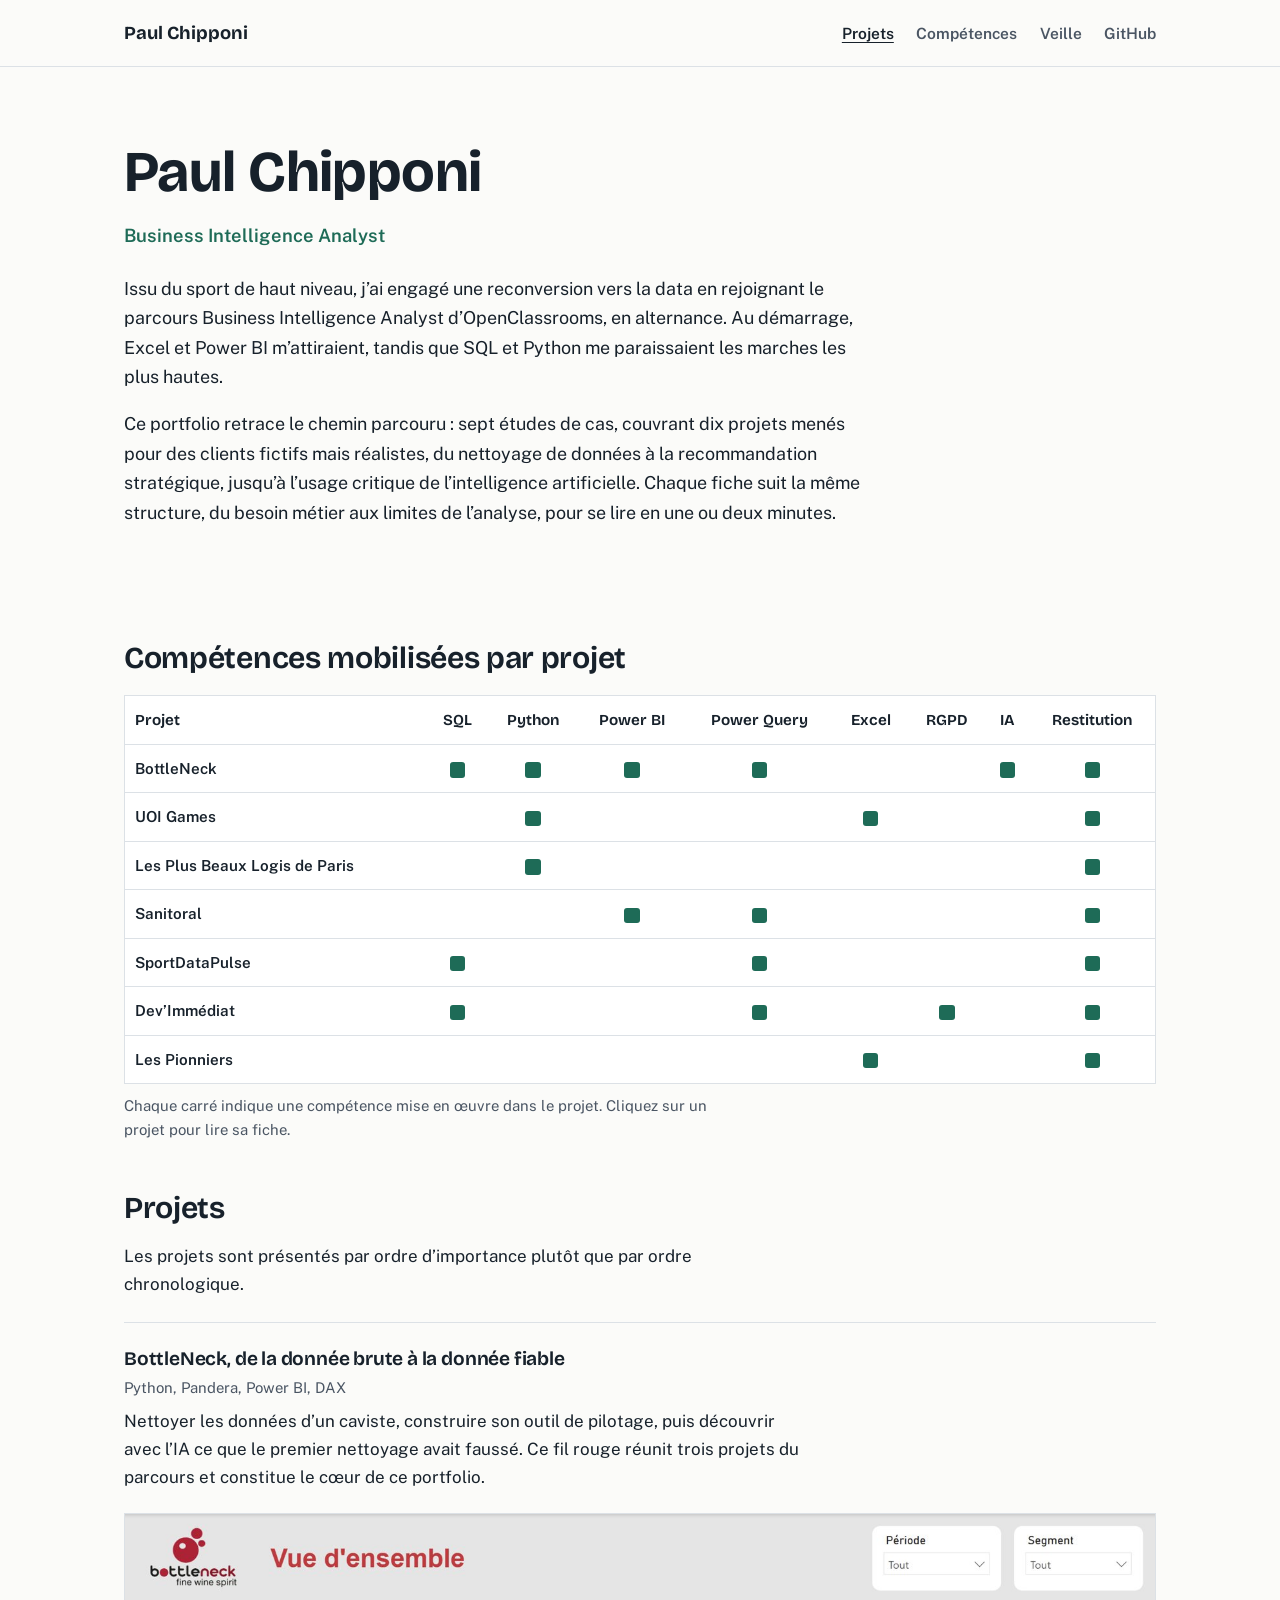
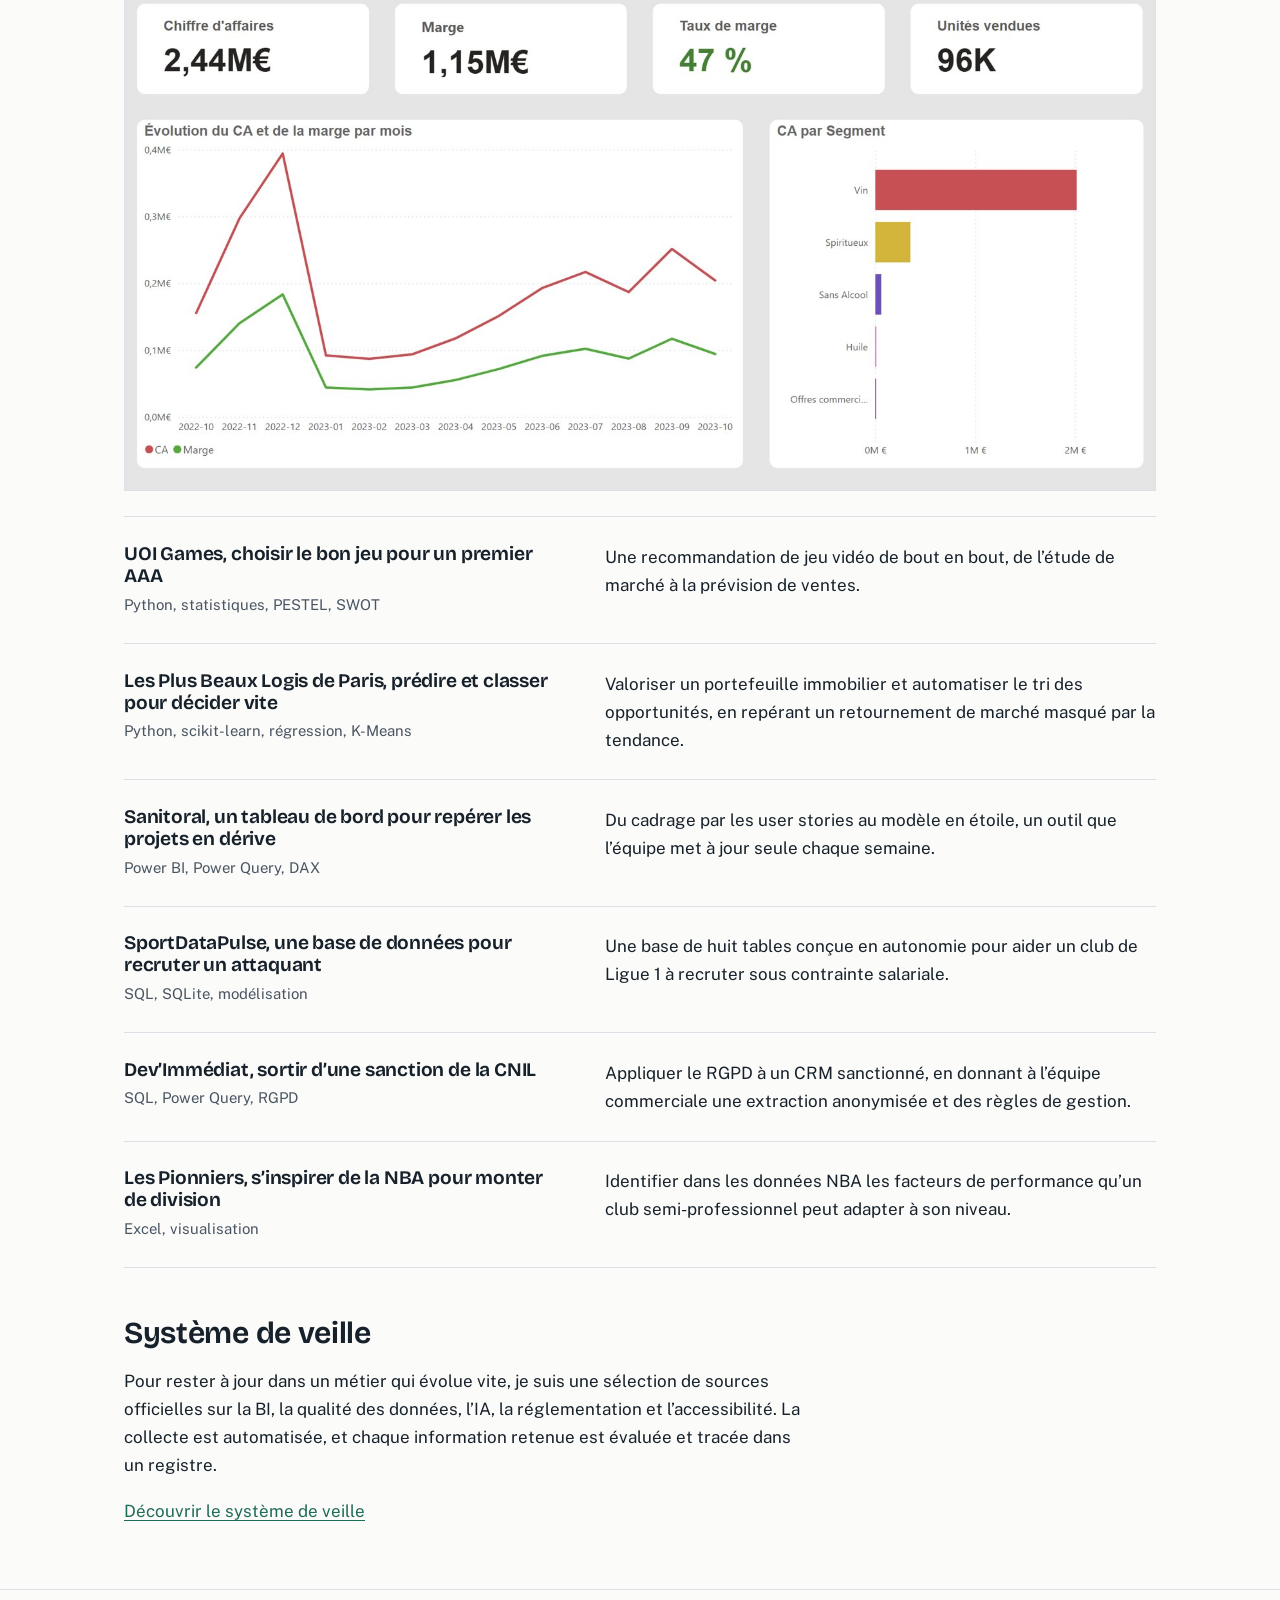
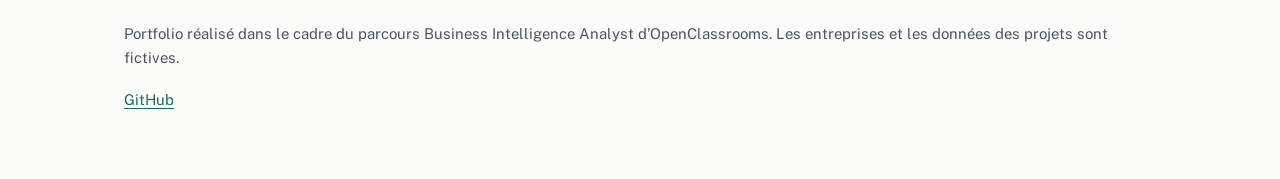
<file: index.html>
<!DOCTYPE html>
<html lang="fr">
<head>
<meta charset="utf-8">
<meta name="viewport" content="width=device-width, initial-scale=1">
<title>Paul Chipponi – Portfolio Business Intelligence Analyst</title>
<meta name="description" content="Portfolio de Paul Chipponi, Business Intelligence Analyst : études de cas en SQL, Python, Power BI, RGPD et IA.">
<link rel="preconnect" href="https://fonts.googleapis.com"><link rel="preconnect" href="https://fonts.gstatic.com" crossorigin><link href="https://fonts.googleapis.com/css2?family=Bricolage+Grotesque:opsz,wght@12..96,600;12..96,700&family=Public+Sans:wght@400;600&display=swap" rel="stylesheet">
<link rel="stylesheet" href="assets/style.css">
</head>
<body>
<a class="lien-evitement" href="#contenu">Aller au contenu</a>
<header class="entete"><div class="enveloppe">
<a class="marque" href="index.html">Paul Chipponi</a>
<nav class="navigation" aria-label="Navigation principale"><a href="index.html#projets" aria-current="page">Projets</a><a href="index.html#competences">Compétences</a><a href="veille.html">Veille</a><a href="https://github.com/PaulChipponi">GitHub</a></nav>
</div></header>
<main id="contenu" class="enveloppe">

<section class="accroche" aria-labelledby="titre">
<h1 id="titre">Paul Chipponi</h1>
<p class="poste">Business Intelligence Analyst</p>
<p>Issu du sport de haut niveau, j’ai engagé une reconversion vers la data en rejoignant le parcours Business Intelligence Analyst d’OpenClassrooms, en alternance. Au démarrage, Excel et Power BI m’attiraient, tandis que SQL et Python me paraissaient les marches les plus hautes.</p>
<p>Ce portfolio retrace le chemin parcouru : sept études de cas, couvrant dix projets menés pour des clients fictifs mais réalistes, du nettoyage de données à la recommandation stratégique, jusqu’à l’usage critique de l’intelligence artificielle. Chaque fiche suit la même structure, du besoin métier aux limites de l’analyse, pour se lire en une ou deux minutes.</p>
</section>
<section id="competences" aria-labelledby="titre-competences">
<h2 id="titre-competences">Compétences mobilisées par projet</h2>
<div class="matrice-cadre"><table class="matrice">
<caption class="sr">Compétences mobilisées dans chaque projet</caption>
<thead><tr><th scope="col">Projet</th><th scope="col">SQL</th><th scope="col">Python</th><th scope="col">Power BI</th><th scope="col">Power Query</th><th scope="col">Excel</th><th scope="col">RGPD</th><th scope="col">IA</th><th scope="col">Restitution</th></tr></thead>
<tbody>
<tr><th scope="row"><a href="projets/bottleneck.html">BottleNeck</a></th><td class="oui"><span class="sr">Oui</span></td><td class="oui"><span class="sr">Oui</span></td><td class="oui"><span class="sr">Oui</span></td><td class="oui"><span class="sr">Oui</span></td><td><span class="sr">Non</span></td><td><span class="sr">Non</span></td><td class="oui"><span class="sr">Oui</span></td><td class="oui"><span class="sr">Oui</span></td></tr>
<tr><th scope="row"><a href="projets/uoi-games.html">UOI Games</a></th><td><span class="sr">Non</span></td><td class="oui"><span class="sr">Oui</span></td><td><span class="sr">Non</span></td><td><span class="sr">Non</span></td><td class="oui"><span class="sr">Oui</span></td><td><span class="sr">Non</span></td><td><span class="sr">Non</span></td><td class="oui"><span class="sr">Oui</span></td></tr>
<tr><th scope="row"><a href="projets/logis-paris.html">Les Plus Beaux Logis de Paris</a></th><td><span class="sr">Non</span></td><td class="oui"><span class="sr">Oui</span></td><td><span class="sr">Non</span></td><td><span class="sr">Non</span></td><td><span class="sr">Non</span></td><td><span class="sr">Non</span></td><td><span class="sr">Non</span></td><td class="oui"><span class="sr">Oui</span></td></tr>
<tr><th scope="row"><a href="projets/sanitoral.html">Sanitoral</a></th><td><span class="sr">Non</span></td><td><span class="sr">Non</span></td><td class="oui"><span class="sr">Oui</span></td><td class="oui"><span class="sr">Oui</span></td><td><span class="sr">Non</span></td><td><span class="sr">Non</span></td><td><span class="sr">Non</span></td><td class="oui"><span class="sr">Oui</span></td></tr>
<tr><th scope="row"><a href="projets/sportdatapulse.html">SportDataPulse</a></th><td class="oui"><span class="sr">Oui</span></td><td><span class="sr">Non</span></td><td><span class="sr">Non</span></td><td class="oui"><span class="sr">Oui</span></td><td><span class="sr">Non</span></td><td><span class="sr">Non</span></td><td><span class="sr">Non</span></td><td class="oui"><span class="sr">Oui</span></td></tr>
<tr><th scope="row"><a href="projets/dev-immediat.html">Dev’Immédiat</a></th><td class="oui"><span class="sr">Oui</span></td><td><span class="sr">Non</span></td><td><span class="sr">Non</span></td><td class="oui"><span class="sr">Oui</span></td><td><span class="sr">Non</span></td><td class="oui"><span class="sr">Oui</span></td><td><span class="sr">Non</span></td><td class="oui"><span class="sr">Oui</span></td></tr>
<tr><th scope="row"><a href="projets/les-pionniers.html">Les Pionniers</a></th><td><span class="sr">Non</span></td><td><span class="sr">Non</span></td><td><span class="sr">Non</span></td><td><span class="sr">Non</span></td><td class="oui"><span class="sr">Oui</span></td><td><span class="sr">Non</span></td><td><span class="sr">Non</span></td><td class="oui"><span class="sr">Oui</span></td></tr>
</tbody></table></div>
<p class="note">Chaque carré indique une compétence mise en œuvre dans le projet. Cliquez sur un projet pour lire sa fiche.</p>
</section>
<section id="projets" aria-labelledby="titre-projets">
<h2 id="titre-projets">Projets</h2>
<p>Les projets sont présentés par ordre d’importance plutôt que par ordre chronologique.</p>
<ul class="projets">
<li class="vedette"><div><h3><a href="projets/bottleneck.html">BottleNeck, de la donnée brute à la donnée fiable</a></h3><p class="outils">Python, Pandera, Power BI, DAX</p></div>
<p>Nettoyer les données d’un caviste, construire son outil de pilotage, puis découvrir avec l’IA ce que le premier nettoyage avait faussé. Ce fil rouge réunit trois projets du parcours et constitue le cœur de ce portfolio.</p>
<img src="assets/img/bottleneck-vue-ensemble.jpg" alt="Vue d’ensemble du tableau de bord Power BI de BottleNeck." width="1600" height="894"></li>
<li><div><h3><a href="projets/uoi-games.html">UOI Games, choisir le bon jeu pour un premier AAA</a></h3><p class="outils">Python, statistiques, PESTEL, SWOT</p></div><p>Une recommandation de jeu vidéo de bout en bout, de l’étude de marché à la prévision de ventes.</p></li>
<li><div><h3><a href="projets/logis-paris.html">Les Plus Beaux Logis de Paris, prédire et classer pour décider vite</a></h3><p class="outils">Python, scikit-learn, régression, K-Means</p></div><p>Valoriser un portefeuille immobilier et automatiser le tri des opportunités, en repérant un retournement de marché masqué par la tendance.</p></li>
<li><div><h3><a href="projets/sanitoral.html">Sanitoral, un tableau de bord pour repérer les projets en dérive</a></h3><p class="outils">Power BI, Power Query, DAX</p></div><p>Du cadrage par les user stories au modèle en étoile, un outil que l’équipe met à jour seule chaque semaine.</p></li>
<li><div><h3><a href="projets/sportdatapulse.html">SportDataPulse, une base de données pour recruter un attaquant</a></h3><p class="outils">SQL, SQLite, modélisation</p></div><p>Une base de huit tables conçue en autonomie pour aider un club de Ligue 1 à recruter sous contrainte salariale.</p></li>
<li><div><h3><a href="projets/dev-immediat.html">Dev’Immédiat, sortir d’une sanction de la CNIL</a></h3><p class="outils">SQL, Power Query, RGPD</p></div><p>Appliquer le RGPD à un CRM sanctionné, en donnant à l’équipe commerciale une extraction anonymisée et des règles de gestion.</p></li>
<li><div><h3><a href="projets/les-pionniers.html">Les Pionniers, s’inspirer de la NBA pour monter de division</a></h3><p class="outils">Excel, visualisation</p></div><p>Identifier dans les données NBA les facteurs de performance qu’un club semi-professionnel peut adapter à son niveau.</p></li>
</ul>
</section>
<section aria-labelledby="titre-veille">
<h2 id="titre-veille">Système de veille</h2>
<p>Pour rester à jour dans un métier qui évolue vite, je suis une sélection de sources officielles sur la BI, la qualité des données, l’IA, la réglementation et l’accessibilité. La collecte est automatisée, et chaque information retenue est évaluée et tracée dans un registre.</p>
<p><a href="veille.html">Découvrir le système de veille</a></p>
</section>

</main>
<footer class="pied"><div class="enveloppe">
<p>Portfolio réalisé dans le cadre du parcours Business Intelligence Analyst d’OpenClassrooms. Les entreprises et les données des projets sont fictives.</p>
<p><a href="https://github.com/PaulChipponi">GitHub</a></p>
</div></footer>
</body>
</html>
</file>
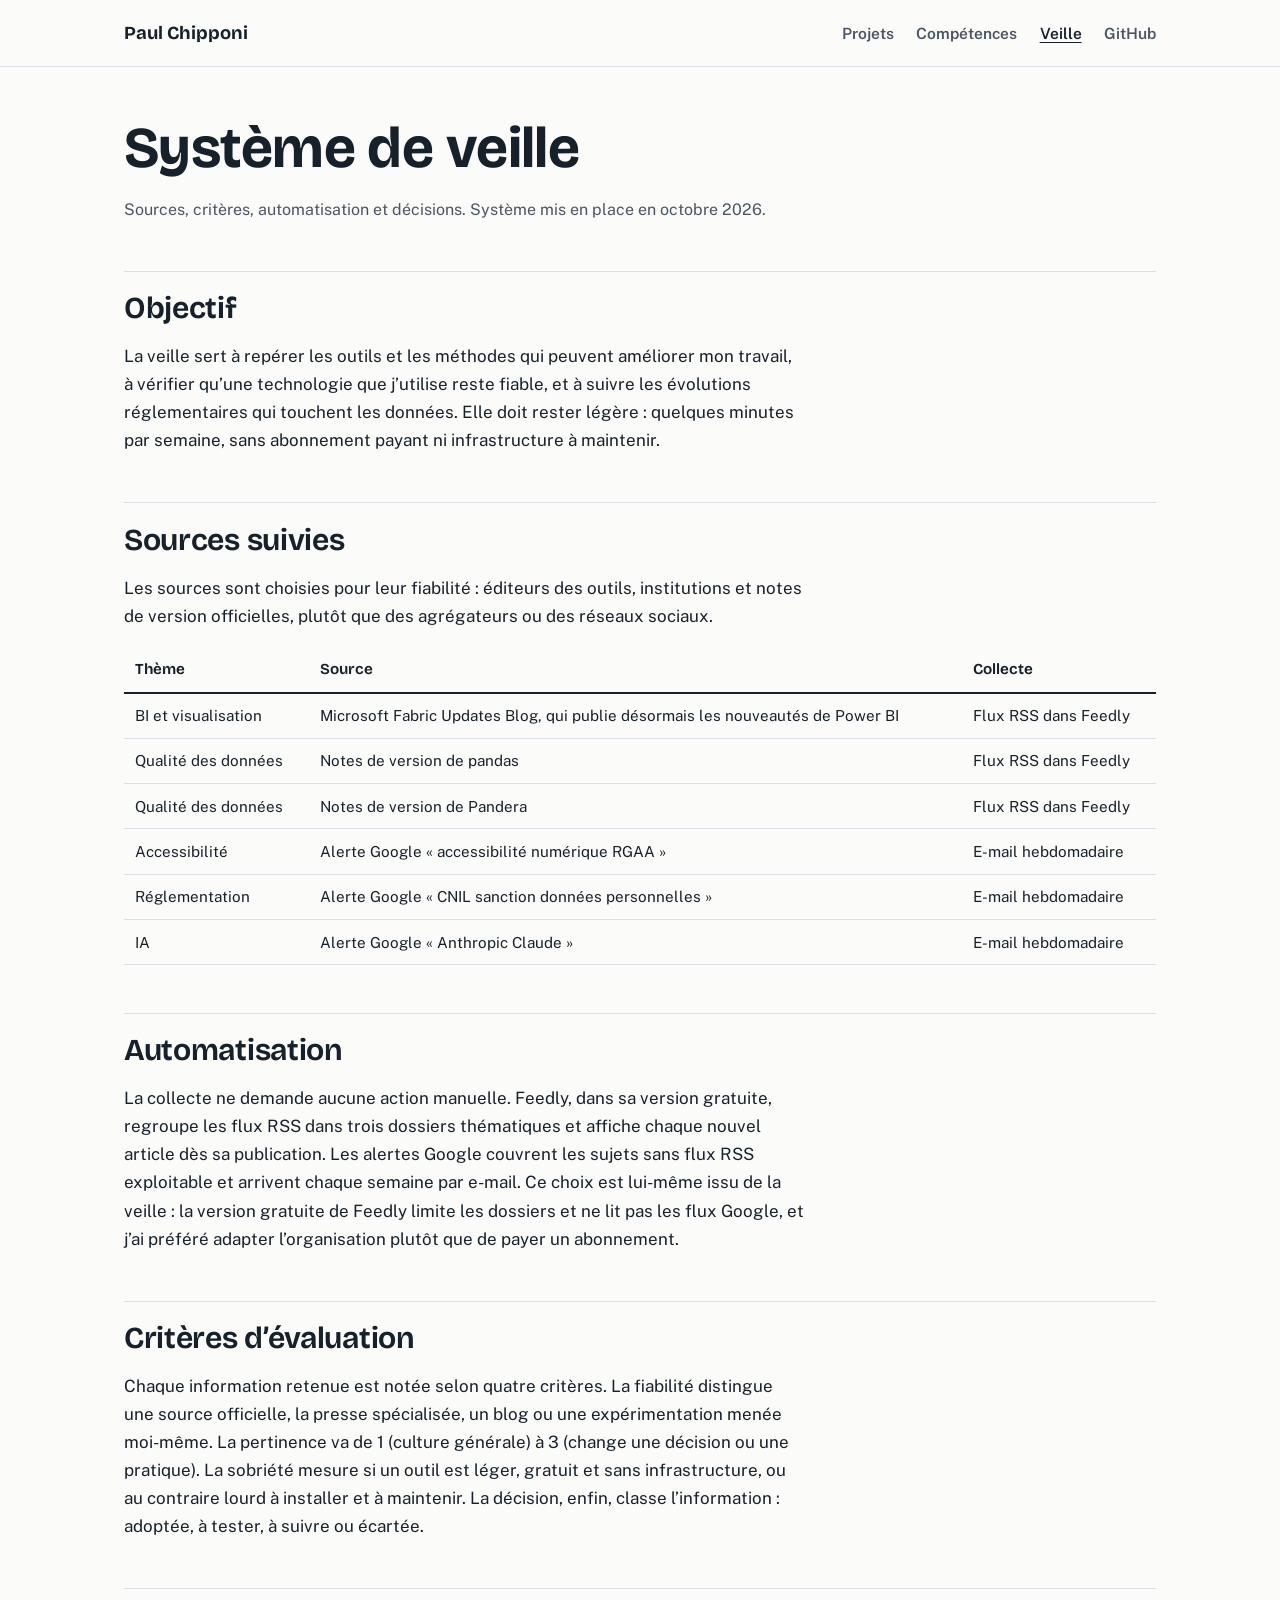
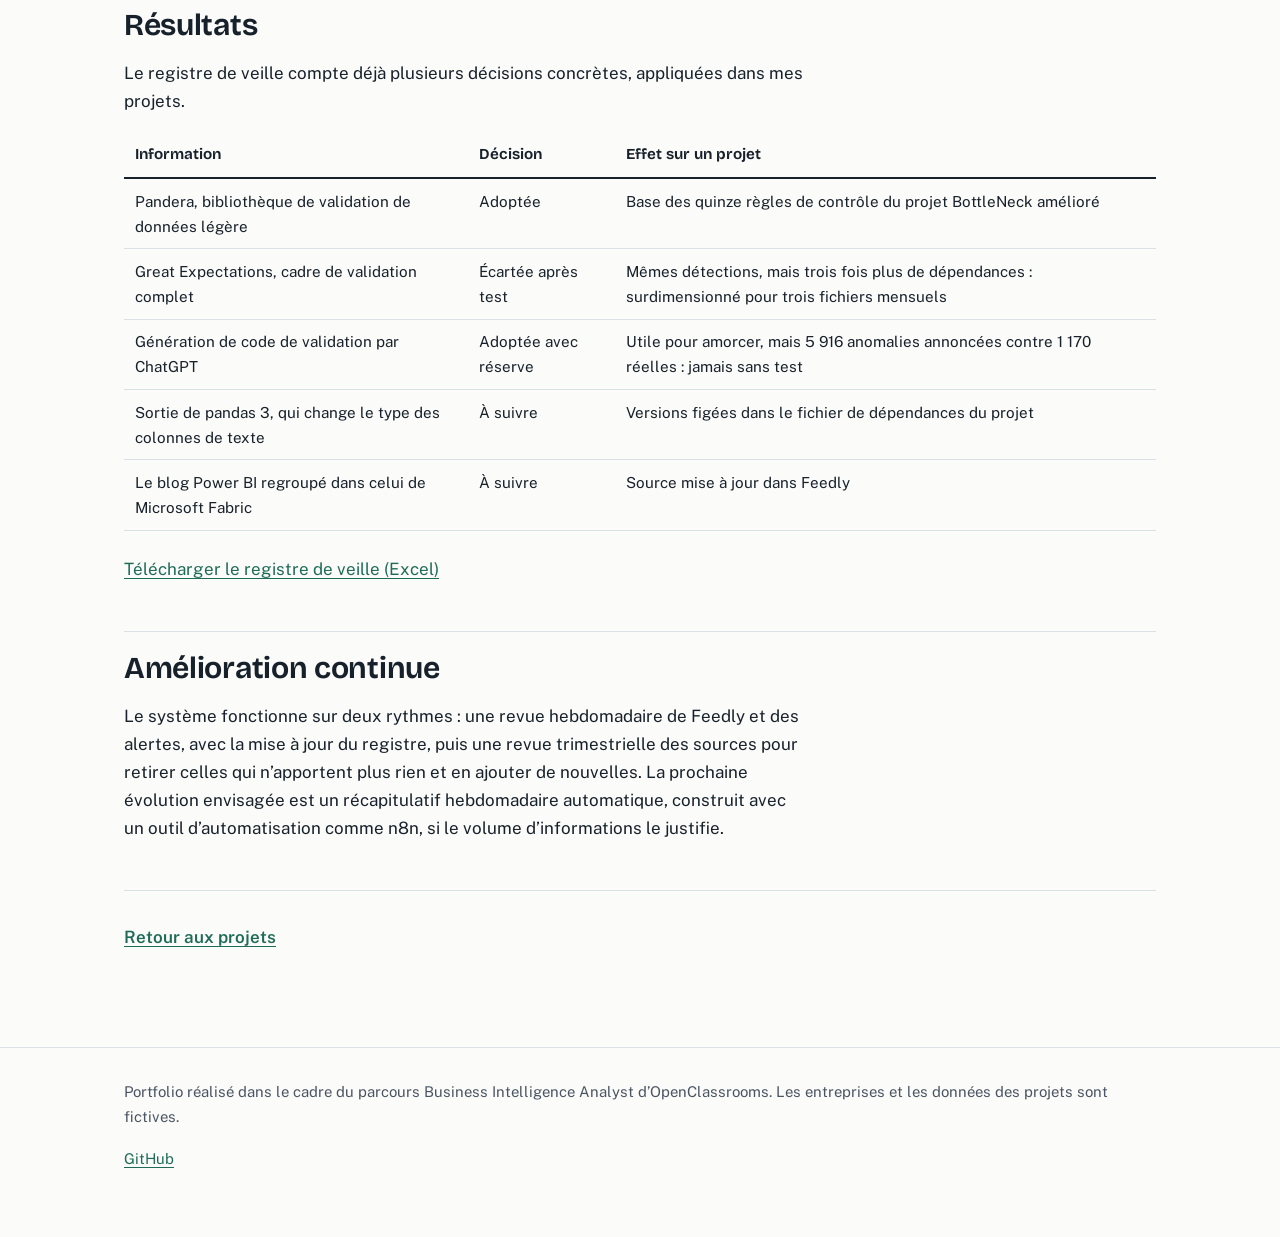
<file: veille.html>
<!DOCTYPE html>
<html lang="fr">
<head>
<meta charset="utf-8">
<meta name="viewport" content="width=device-width, initial-scale=1">
<title>Système de veille – Paul Chipponi</title>
<meta name="description" content="Le système de veille de Paul Chipponi : sources, automatisation, critères et décisions.">
<link rel="preconnect" href="https://fonts.googleapis.com"><link rel="preconnect" href="https://fonts.gstatic.com" crossorigin><link href="https://fonts.googleapis.com/css2?family=Bricolage+Grotesque:opsz,wght@12..96,600;12..96,700&family=Public+Sans:wght@400;600&display=swap" rel="stylesheet">
<link rel="stylesheet" href="assets/style.css">
</head>
<body>
<a class="lien-evitement" href="#contenu">Aller au contenu</a>
<header class="entete"><div class="enveloppe">
<a class="marque" href="index.html">Paul Chipponi</a>
<nav class="navigation" aria-label="Navigation principale"><a href="index.html#projets">Projets</a><a href="index.html#competences">Compétences</a><a href="veille.html" aria-current="page">Veille</a><a href="https://github.com/PaulChipponi">GitHub</a></nav>
</div></header>
<main id="contenu" class="enveloppe">
<article class="article">
<h1>Système de veille</h1>
<p class="chapeau">Sources, critères, automatisation et décisions. Système mis en place en octobre 2026.</p>
<h2>Objectif</h2>
<p>La veille sert à repérer les outils et les méthodes qui peuvent améliorer mon travail, à vérifier qu’une technologie que j’utilise reste fiable, et à suivre les évolutions réglementaires qui touchent les données. Elle doit rester légère : quelques minutes par semaine, sans abonnement payant ni infrastructure à maintenir.</p>
<h2>Sources suivies</h2>
<p>Les sources sont choisies pour leur fiabilité : éditeurs des outils, institutions et notes de version officielles, plutôt que des agrégateurs ou des réseaux sociaux.</p>
<div class="tableau-cadre"><table class="tableau"><thead><tr><th scope="col">Thème</th><th scope="col">Source</th><th scope="col">Collecte</th></tr></thead><tbody><tr><td>BI et visualisation</td><td>Microsoft Fabric Updates Blog, qui publie désormais les nouveautés de Power BI</td><td>Flux RSS dans Feedly</td></tr><tr><td>Qualité des données</td><td>Notes de version de pandas</td><td>Flux RSS dans Feedly</td></tr><tr><td>Qualité des données</td><td>Notes de version de Pandera</td><td>Flux RSS dans Feedly</td></tr><tr><td>Accessibilité</td><td>Alerte Google « accessibilité numérique RGAA »</td><td>E-mail hebdomadaire</td></tr><tr><td>Réglementation</td><td>Alerte Google « CNIL sanction données personnelles »</td><td>E-mail hebdomadaire</td></tr><tr><td>IA</td><td>Alerte Google « Anthropic Claude »</td><td>E-mail hebdomadaire</td></tr></tbody></table></div>
<h2>Automatisation</h2>
<p>La collecte ne demande aucune action manuelle. Feedly, dans sa version gratuite, regroupe les flux RSS dans trois dossiers thématiques et affiche chaque nouvel article dès sa publication. Les alertes Google couvrent les sujets sans flux RSS exploitable et arrivent chaque semaine par e-mail. Ce choix est lui-même issu de la veille : la version gratuite de Feedly limite les dossiers et ne lit pas les flux Google, et j’ai préféré adapter l’organisation plutôt que de payer un abonnement.</p>
<h2>Critères d’évaluation</h2>
<p>Chaque information retenue est notée selon quatre critères. La fiabilité distingue une source officielle, la presse spécialisée, un blog ou une expérimentation menée moi-même. La pertinence va de 1 (culture générale) à 3 (change une décision ou une pratique). La sobriété mesure si un outil est léger, gratuit et sans infrastructure, ou au contraire lourd à installer et à maintenir. La décision, enfin, classe l’information : adoptée, à tester, à suivre ou écartée.</p>
<h2>Résultats</h2>
<p>Le registre de veille compte déjà plusieurs décisions concrètes, appliquées dans mes projets.</p>
<div class="tableau-cadre"><table class="tableau"><thead><tr><th scope="col">Information</th><th scope="col">Décision</th><th scope="col">Effet sur un projet</th></tr></thead><tbody><tr><td>Pandera, bibliothèque de validation de données légère</td><td>Adoptée</td><td>Base des quinze règles de contrôle du projet BottleNeck amélioré</td></tr><tr><td>Great Expectations, cadre de validation complet</td><td>Écartée après test</td><td>Mêmes détections, mais trois fois plus de dépendances : surdimensionné pour trois fichiers mensuels</td></tr><tr><td>Génération de code de validation par ChatGPT</td><td>Adoptée avec réserve</td><td>Utile pour amorcer, mais 5 916 anomalies annoncées contre 1 170 réelles : jamais sans test</td></tr><tr><td>Sortie de pandas 3, qui change le type des colonnes de texte</td><td>À suivre</td><td>Versions figées dans le fichier de dépendances du projet</td></tr><tr><td>Le blog Power BI regroupé dans celui de Microsoft Fabric</td><td>À suivre</td><td>Source mise à jour dans Feedly</td></tr></tbody></table></div>
<p><a href="assets/registre_de_veille.xlsx">Télécharger le registre de veille (Excel)</a></p>
<h2>Amélioration continue</h2>
<p>Le système fonctionne sur deux rythmes : une revue hebdomadaire de Feedly et des alertes, avec la mise à jour du registre, puis une revue trimestrielle des sources pour retirer celles qui n’apportent plus rien et en ajouter de nouvelles. La prochaine évolution envisagée est un récapitulatif hebdomadaire automatique, construit avec un outil d’automatisation comme n8n, si le volume d’informations le justifie.</p>
<nav class="suite" aria-label="Navigation"><a href="index.html#projets">Retour aux projets</a><span></span></nav>
</article>
</main>
<footer class="pied"><div class="enveloppe">
<p>Portfolio réalisé dans le cadre du parcours Business Intelligence Analyst d’OpenClassrooms. Les entreprises et les données des projets sont fictives.</p>
<p><a href="https://github.com/PaulChipponi">GitHub</a></p>
</div></footer>
</body>
</html>
</file>
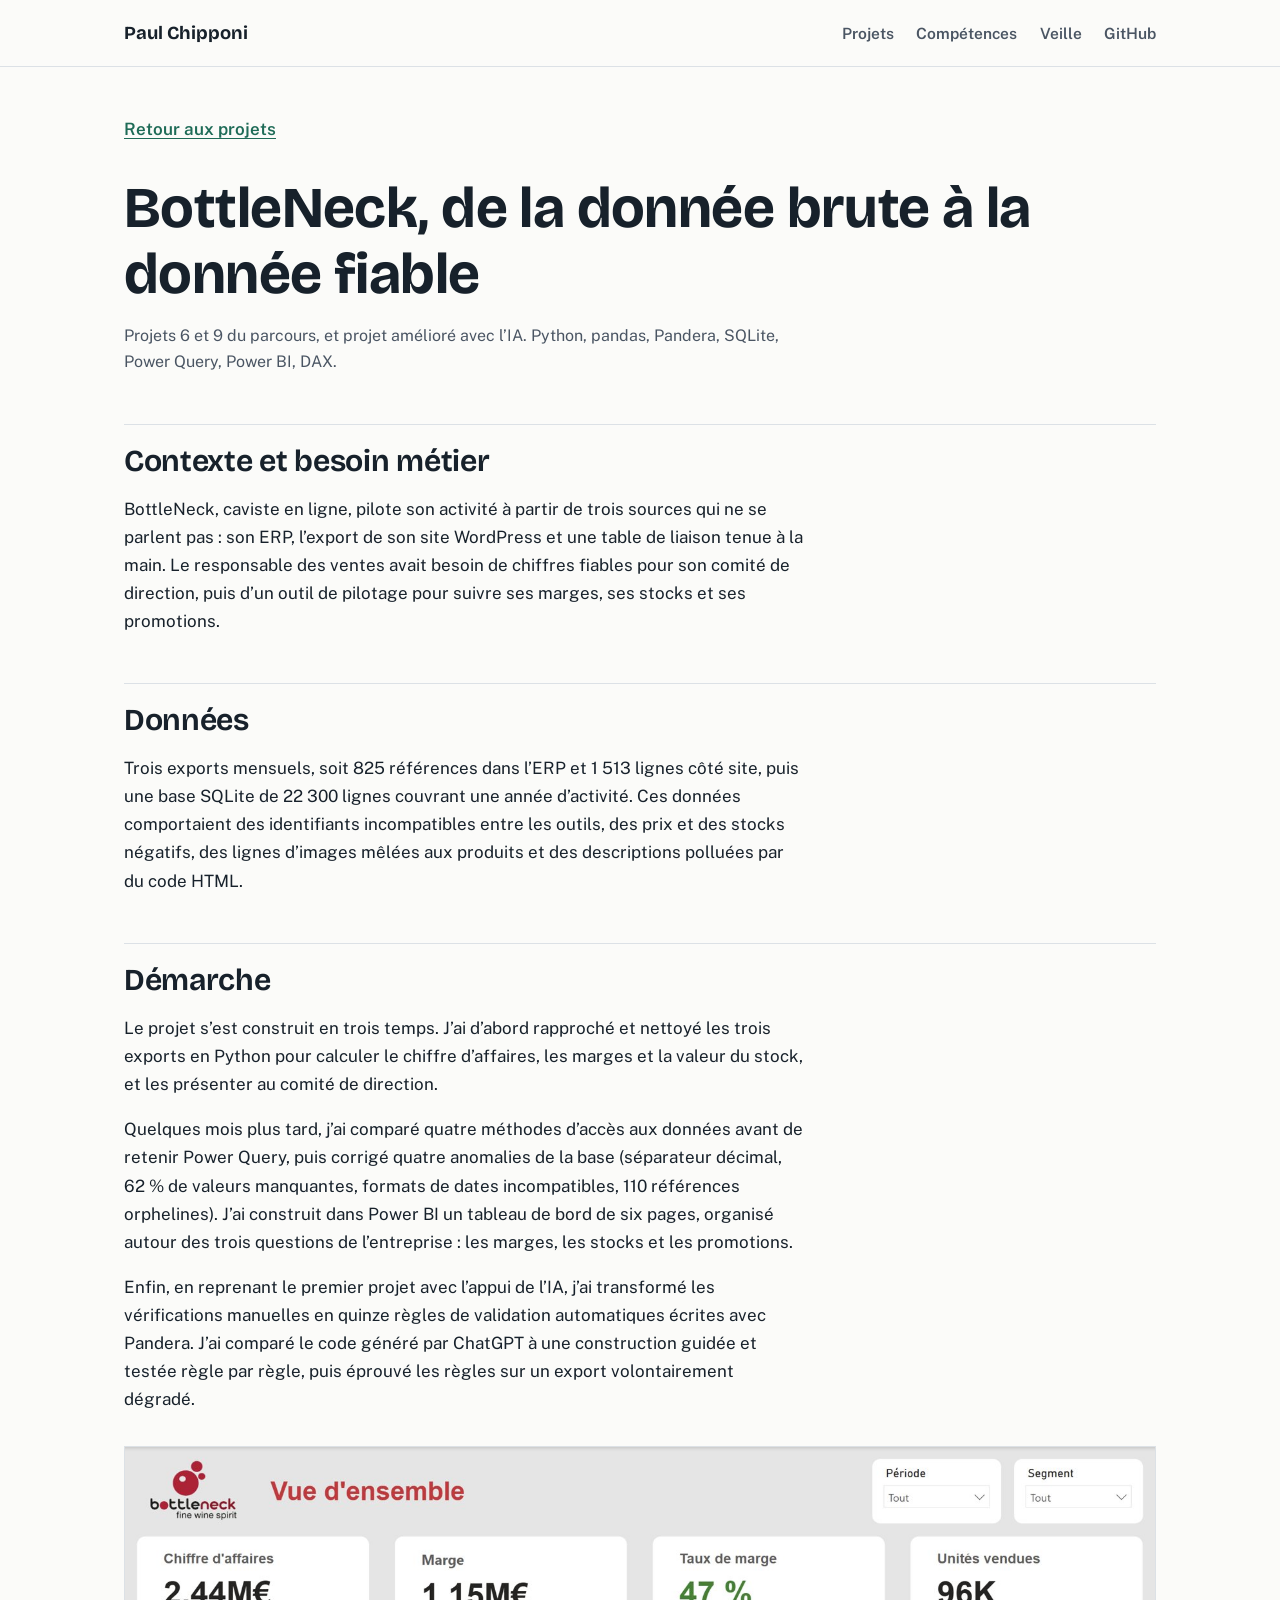
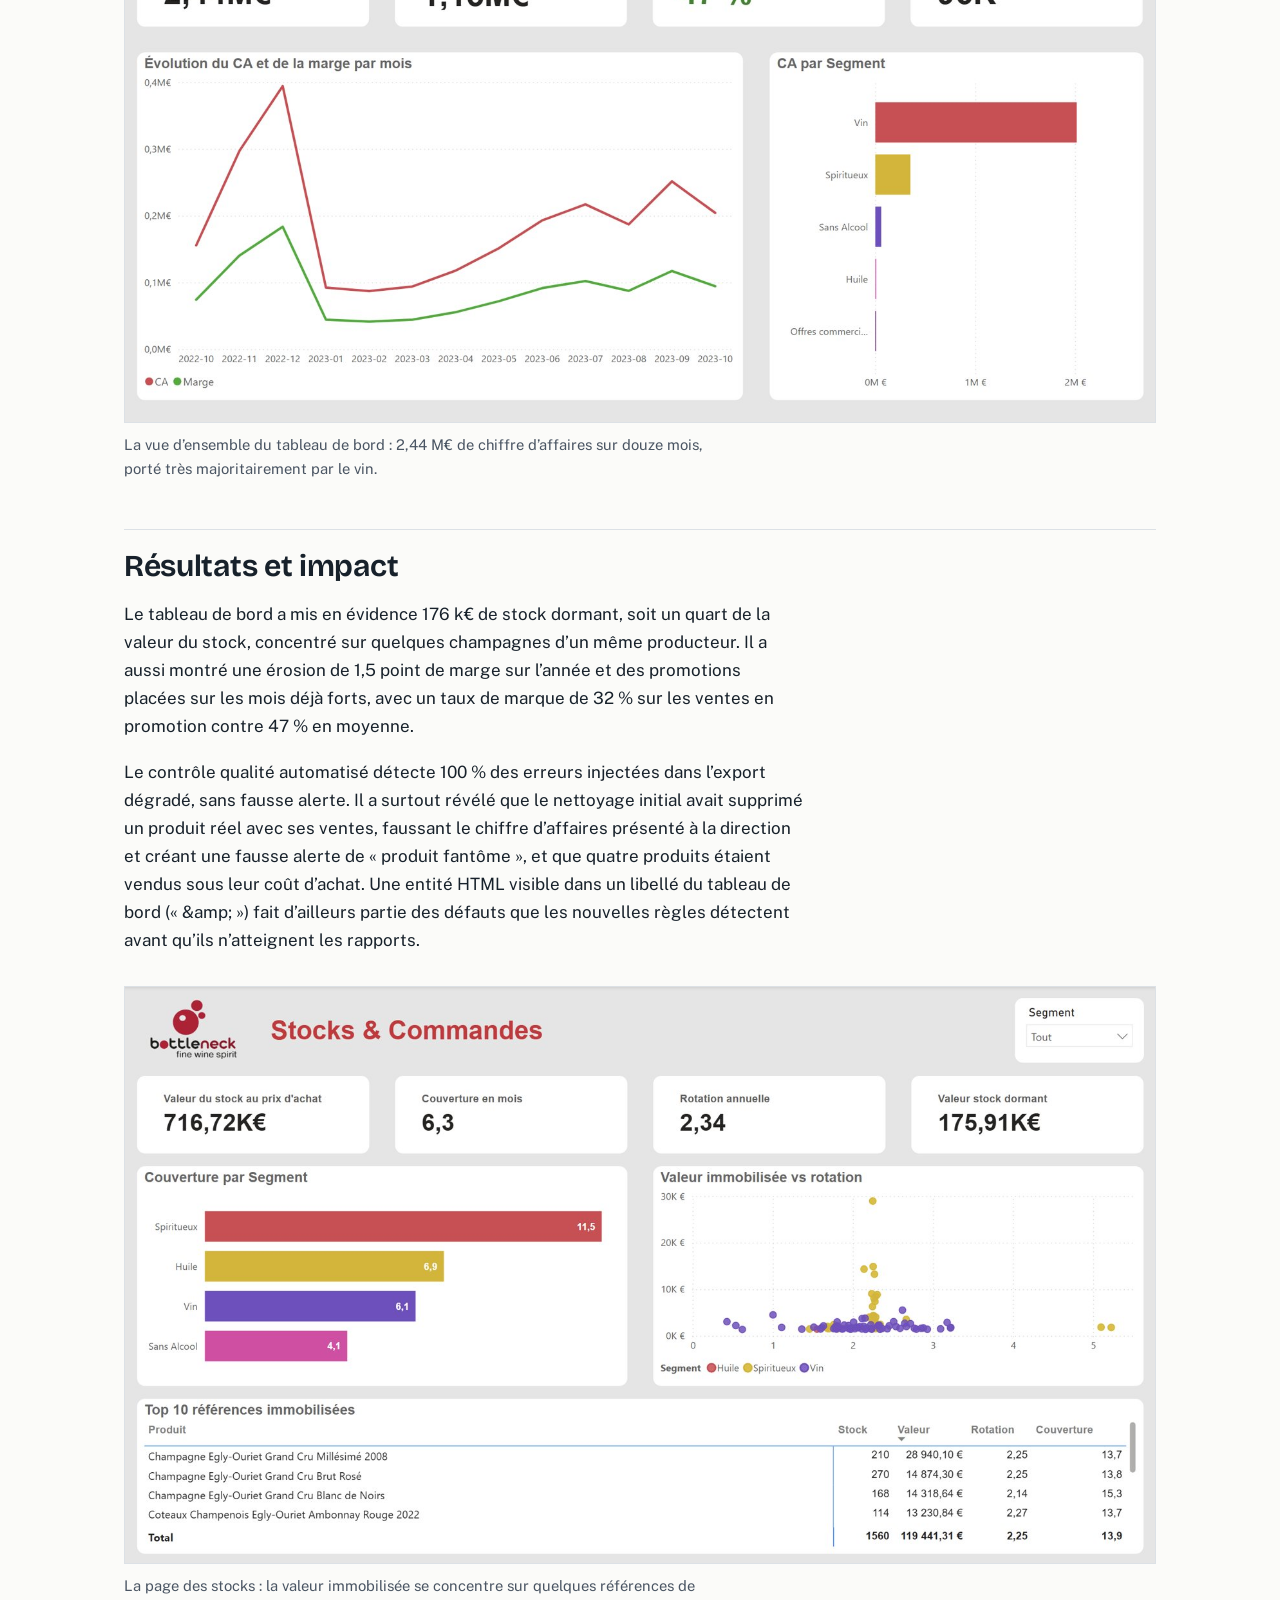
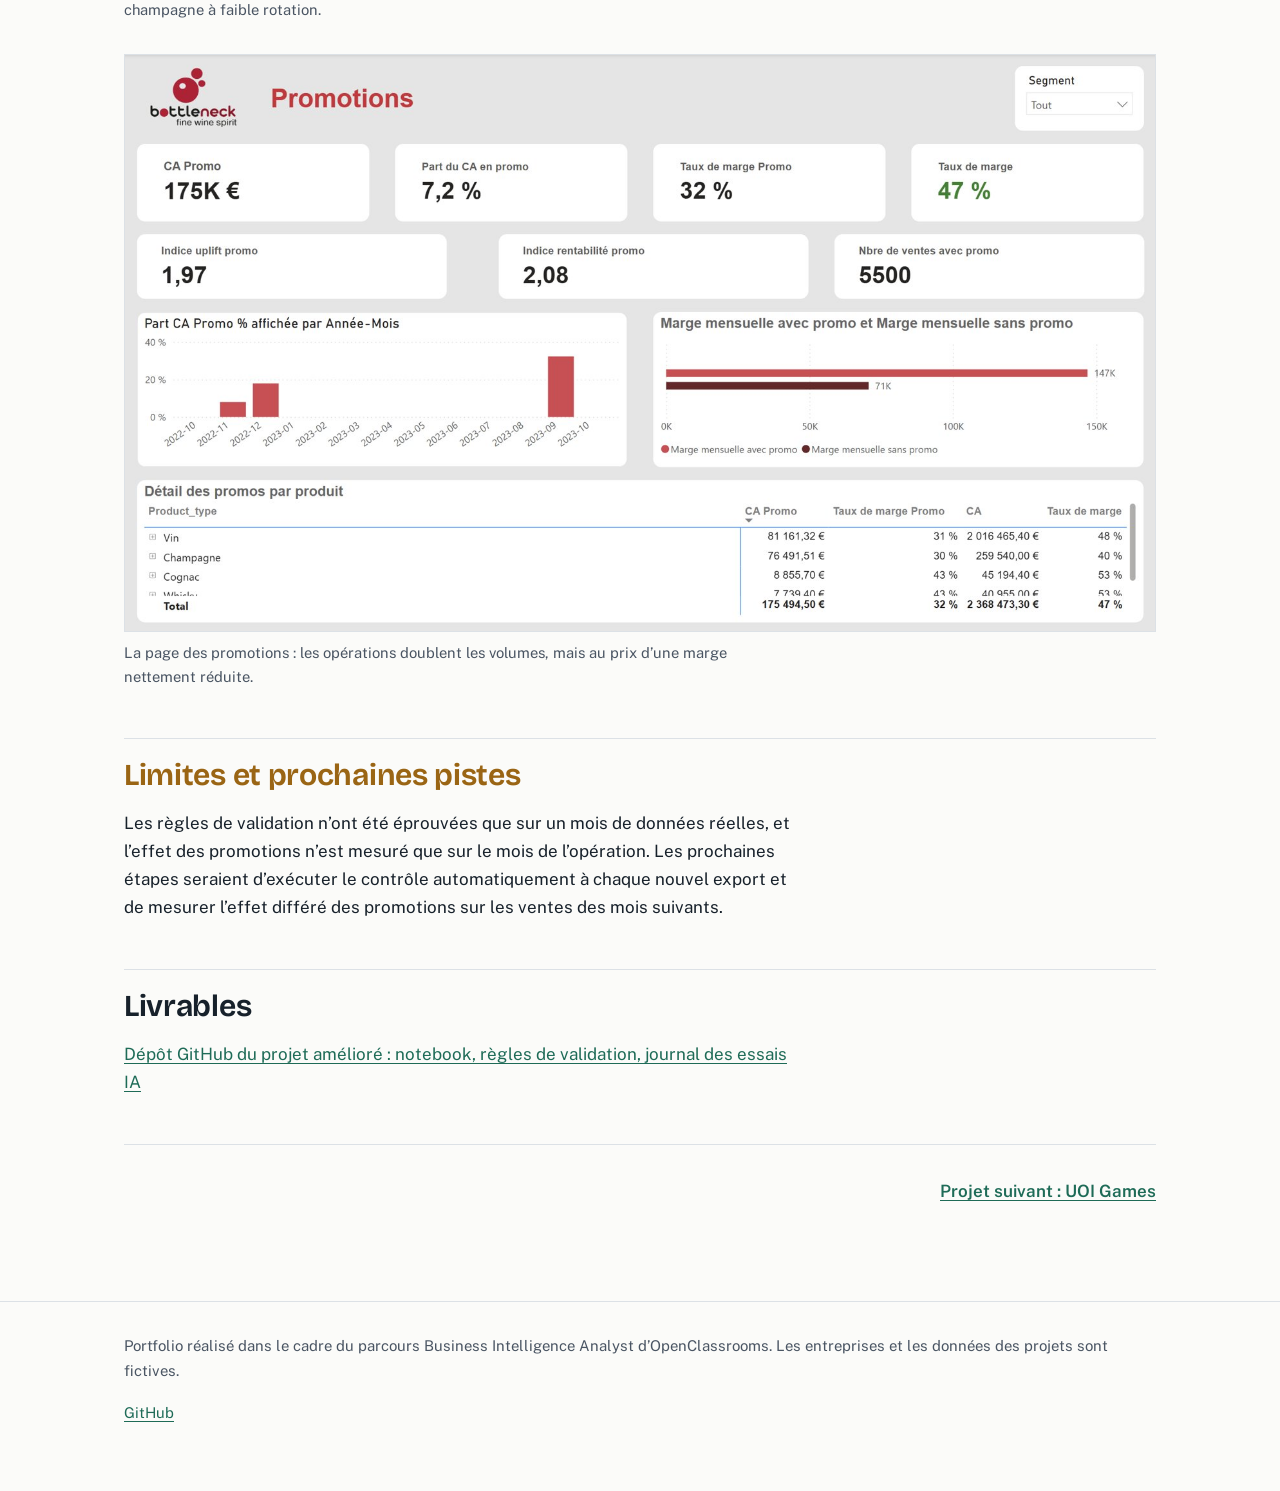
<file: projets/bottleneck.html>
<!DOCTYPE html>
<html lang="fr">
<head>
<meta charset="utf-8">
<meta name="viewport" content="width=device-width, initial-scale=1">
<title>BottleNeck, de la donnée brute à la donnée fiable – Paul Chipponi</title>
<meta name="description" content="Nettoyer les données d’un caviste, construire son outil de pilotage, puis découvrir avec l’IA ce que le premier nettoyage avait faussé.">
<link rel="preconnect" href="https://fonts.googleapis.com"><link rel="preconnect" href="https://fonts.gstatic.com" crossorigin><link href="https://fonts.googleapis.com/css2?family=Bricolage+Grotesque:opsz,wght@12..96,600;12..96,700&family=Public+Sans:wght@400;600&display=swap" rel="stylesheet">
<link rel="stylesheet" href="../assets/style.css">
</head>
<body>
<a class="lien-evitement" href="#contenu">Aller au contenu</a>
<header class="entete"><div class="enveloppe">
<a class="marque" href="../index.html">Paul Chipponi</a>
<nav class="navigation" aria-label="Navigation principale"><a href="../index.html#projets">Projets</a><a href="../index.html#competences">Compétences</a><a href="../veille.html">Veille</a><a href="https://github.com/PaulChipponi">GitHub</a></nav>
</div></header>
<main id="contenu" class="enveloppe">
<article class="article">
<a class="retour" href="../index.html#projets">Retour aux projets</a>
<h1>BottleNeck, de la donnée brute à la donnée fiable</h1>
<p class="chapeau">Projets 6 et 9 du parcours, et projet amélioré avec l’IA. Python, pandas, Pandera, SQLite, Power Query, Power BI, DAX.</p>
<h2>Contexte et besoin métier</h2>
<p>BottleNeck, caviste en ligne, pilote son activité à partir de trois sources qui ne se parlent pas : son ERP, l’export de son site WordPress et une table de liaison tenue à la main. Le responsable des ventes avait besoin de chiffres fiables pour son comité de direction, puis d’un outil de pilotage pour suivre ses marges, ses stocks et ses promotions.</p>
<h2>Données</h2>
<p>Trois exports mensuels, soit 825 références dans l’ERP et 1 513 lignes côté site, puis une base SQLite de 22 300 lignes couvrant une année d’activité. Ces données comportaient des identifiants incompatibles entre les outils, des prix et des stocks négatifs, des lignes d’images mêlées aux produits et des descriptions polluées par du code HTML.</p>
<h2>Démarche</h2>
<p>Le projet s’est construit en trois temps. J’ai d’abord rapproché et nettoyé les trois exports en Python pour calculer le chiffre d’affaires, les marges et la valeur du stock, et les présenter au comité de direction.</p>
<p>Quelques mois plus tard, j’ai comparé quatre méthodes d’accès aux données avant de retenir Power Query, puis corrigé quatre anomalies de la base (séparateur décimal, 62 % de valeurs manquantes, formats de dates incompatibles, 110 références orphelines). J’ai construit dans Power BI un tableau de bord de six pages, organisé autour des trois questions de l’entreprise : les marges, les stocks et les promotions.</p>
<p>Enfin, en reprenant le premier projet avec l’appui de l’IA, j’ai transformé les vérifications manuelles en quinze règles de validation automatiques écrites avec Pandera. J’ai comparé le code généré par ChatGPT à une construction guidée et testée règle par règle, puis éprouvé les règles sur un export volontairement dégradé.</p><figure><img src="../assets/img/bottleneck-vue-ensemble.jpg" alt="Page de vue d’ensemble du tableau de bord BottleNeck : chiffre d’affaires de 2,44 millions d’euros, marge de 1,15 million, 96 000 unités vendues, évolution mensuelle et chiffre d’affaires par segment." loading="lazy" width="1600" height="900"><figcaption>La vue d’ensemble du tableau de bord : 2,44 M€ de chiffre d’affaires sur douze mois, porté très majoritairement par le vin.</figcaption></figure>
<h2>Résultats et impact</h2>
<p>Le tableau de bord a mis en évidence 176 k€ de stock dormant, soit un quart de la valeur du stock, concentré sur quelques champagnes d’un même producteur. Il a aussi montré une érosion de 1,5 point de marge sur l’année et des promotions placées sur les mois déjà forts, avec un taux de marque de 32 % sur les ventes en promotion contre 47 % en moyenne.</p>
<p>Le contrôle qualité automatisé détecte 100 % des erreurs injectées dans l’export dégradé, sans fausse alerte. Il a surtout révélé que le nettoyage initial avait supprimé un produit réel avec ses ventes, faussant le chiffre d’affaires présenté à la direction et créant une fausse alerte de « produit fantôme », et que quatre produits étaient vendus sous leur coût d’achat. Une entité HTML visible dans un libellé du tableau de bord (« &amp;amp; ») fait d’ailleurs partie des défauts que les nouvelles règles détectent avant qu’ils n’atteignent les rapports.</p><figure><img src="../assets/img/bottleneck-stocks.jpg" alt="Page Stocks et commandes du tableau de bord : valeur du stock de 716,72 milliers d’euros, couverture de 6,3 mois, rotation annuelle de 2,34 et stock dormant de 175,91 milliers d’euros." loading="lazy" width="1600" height="900"><figcaption>La page des stocks : la valeur immobilisée se concentre sur quelques références de champagne à faible rotation.</figcaption></figure><figure><img src="../assets/img/bottleneck-promotions.jpg" alt="Page Promotions du tableau de bord : 175 milliers d’euros de chiffre d’affaires en promotion, soit 7,2 %, taux de marque promotionnel de 32 %, indice d’uplift de 1,97." loading="lazy" width="1600" height="900"><figcaption>La page des promotions : les opérations doublent les volumes, mais au prix d’une marge nettement réduite.</figcaption></figure>
<h2 class="limites">Limites et prochaines pistes</h2>
<p>Les règles de validation n’ont été éprouvées que sur un mois de données réelles, et l’effet des promotions n’est mesuré que sur le mois de l’opération. Les prochaines étapes seraient d’exécuter le contrôle automatiquement à chaque nouvel export et de mesurer l’effet différé des promotions sur les ventes des mois suivants.</p>
<h2>Livrables</h2><p><a href="https://github.com/PaulChipponi/bottleneck-data-quality">Dépôt GitHub du projet amélioré : notebook, règles de validation, journal des essais IA</a></p>
<nav class="suite" aria-label="Autres projets"><span></span><a href="uoi-games.html">Projet suivant : UOI Games</a></nav></article>
</main>
<footer class="pied"><div class="enveloppe">
<p>Portfolio réalisé dans le cadre du parcours Business Intelligence Analyst d’OpenClassrooms. Les entreprises et les données des projets sont fictives.</p>
<p><a href="https://github.com/PaulChipponi">GitHub</a></p>
</div></footer>
</body>
</html>
</file>
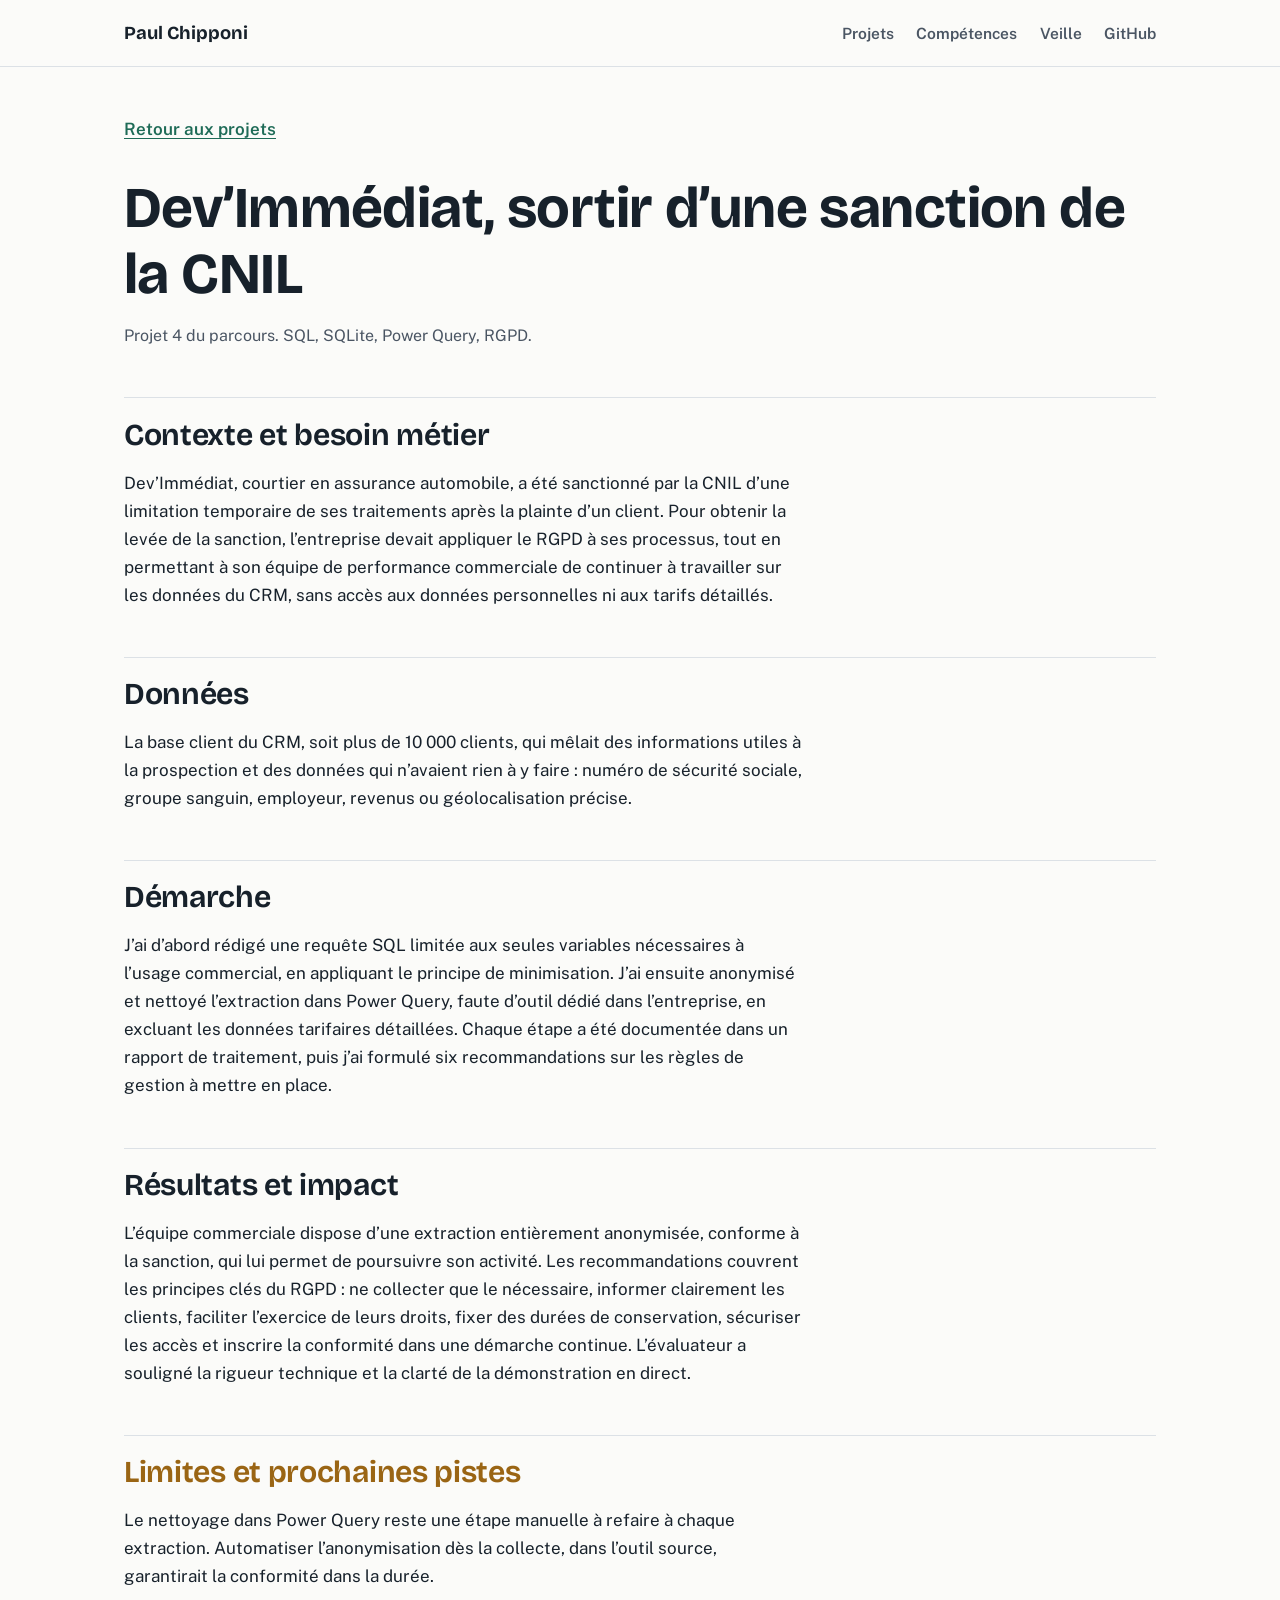
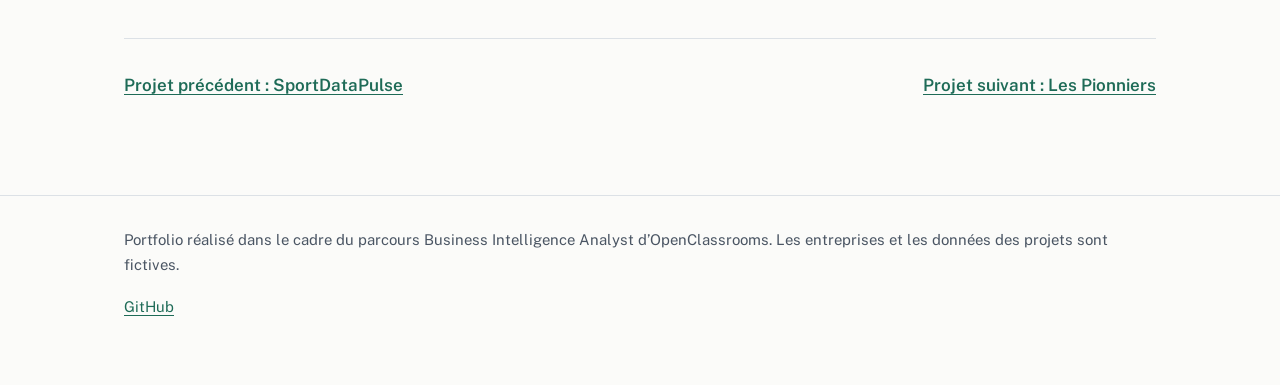
<file: projets/dev-immediat.html>
<!DOCTYPE html>
<html lang="fr">
<head>
<meta charset="utf-8">
<meta name="viewport" content="width=device-width, initial-scale=1">
<title>Dev’Immédiat, sortir d’une sanction de la CNIL – Paul Chipponi</title>
<meta name="description" content="Appliquer le RGPD à un CRM sanctionné, en donnant à l’équipe commerciale une extraction anonymisée et des règles de gestion.">
<link rel="preconnect" href="https://fonts.googleapis.com"><link rel="preconnect" href="https://fonts.gstatic.com" crossorigin><link href="https://fonts.googleapis.com/css2?family=Bricolage+Grotesque:opsz,wght@12..96,600;12..96,700&family=Public+Sans:wght@400;600&display=swap" rel="stylesheet">
<link rel="stylesheet" href="../assets/style.css">
</head>
<body>
<a class="lien-evitement" href="#contenu">Aller au contenu</a>
<header class="entete"><div class="enveloppe">
<a class="marque" href="../index.html">Paul Chipponi</a>
<nav class="navigation" aria-label="Navigation principale"><a href="../index.html#projets">Projets</a><a href="../index.html#competences">Compétences</a><a href="../veille.html">Veille</a><a href="https://github.com/PaulChipponi">GitHub</a></nav>
</div></header>
<main id="contenu" class="enveloppe">
<article class="article">
<a class="retour" href="../index.html#projets">Retour aux projets</a>
<h1>Dev’Immédiat, sortir d’une sanction de la CNIL</h1>
<p class="chapeau">Projet 4 du parcours. SQL, SQLite, Power Query, RGPD.</p>
<h2>Contexte et besoin métier</h2>
<p>Dev’Immédiat, courtier en assurance automobile, a été sanctionné par la CNIL d’une limitation temporaire de ses traitements après la plainte d’un client. Pour obtenir la levée de la sanction, l’entreprise devait appliquer le RGPD à ses processus, tout en permettant à son équipe de performance commerciale de continuer à travailler sur les données du CRM, sans accès aux données personnelles ni aux tarifs détaillés.</p>
<h2>Données</h2>
<p>La base client du CRM, soit plus de 10 000 clients, qui mêlait des informations utiles à la prospection et des données qui n’avaient rien à y faire : numéro de sécurité sociale, groupe sanguin, employeur, revenus ou géolocalisation précise.</p>
<h2>Démarche</h2>
<p>J’ai d’abord rédigé une requête SQL limitée aux seules variables nécessaires à l’usage commercial, en appliquant le principe de minimisation. J’ai ensuite anonymisé et nettoyé l’extraction dans Power Query, faute d’outil dédié dans l’entreprise, en excluant les données tarifaires détaillées. Chaque étape a été documentée dans un rapport de traitement, puis j’ai formulé six recommandations sur les règles de gestion à mettre en place.</p>
<h2>Résultats et impact</h2>
<p>L’équipe commerciale dispose d’une extraction entièrement anonymisée, conforme à la sanction, qui lui permet de poursuivre son activité. Les recommandations couvrent les principes clés du RGPD : ne collecter que le nécessaire, informer clairement les clients, faciliter l’exercice de leurs droits, fixer des durées de conservation, sécuriser les accès et inscrire la conformité dans une démarche continue. L’évaluateur a souligné la rigueur technique et la clarté de la démonstration en direct.</p>
<h2 class="limites">Limites et prochaines pistes</h2>
<p>Le nettoyage dans Power Query reste une étape manuelle à refaire à chaque extraction. Automatiser l’anonymisation dès la collecte, dans l’outil source, garantirait la conformité dans la durée.</p>
<nav class="suite" aria-label="Autres projets"><a href="sportdatapulse.html">Projet précédent : SportDataPulse</a><a href="les-pionniers.html">Projet suivant : Les Pionniers</a></nav></article>
</main>
<footer class="pied"><div class="enveloppe">
<p>Portfolio réalisé dans le cadre du parcours Business Intelligence Analyst d’OpenClassrooms. Les entreprises et les données des projets sont fictives.</p>
<p><a href="https://github.com/PaulChipponi">GitHub</a></p>
</div></footer>
</body>
</html>
</file>
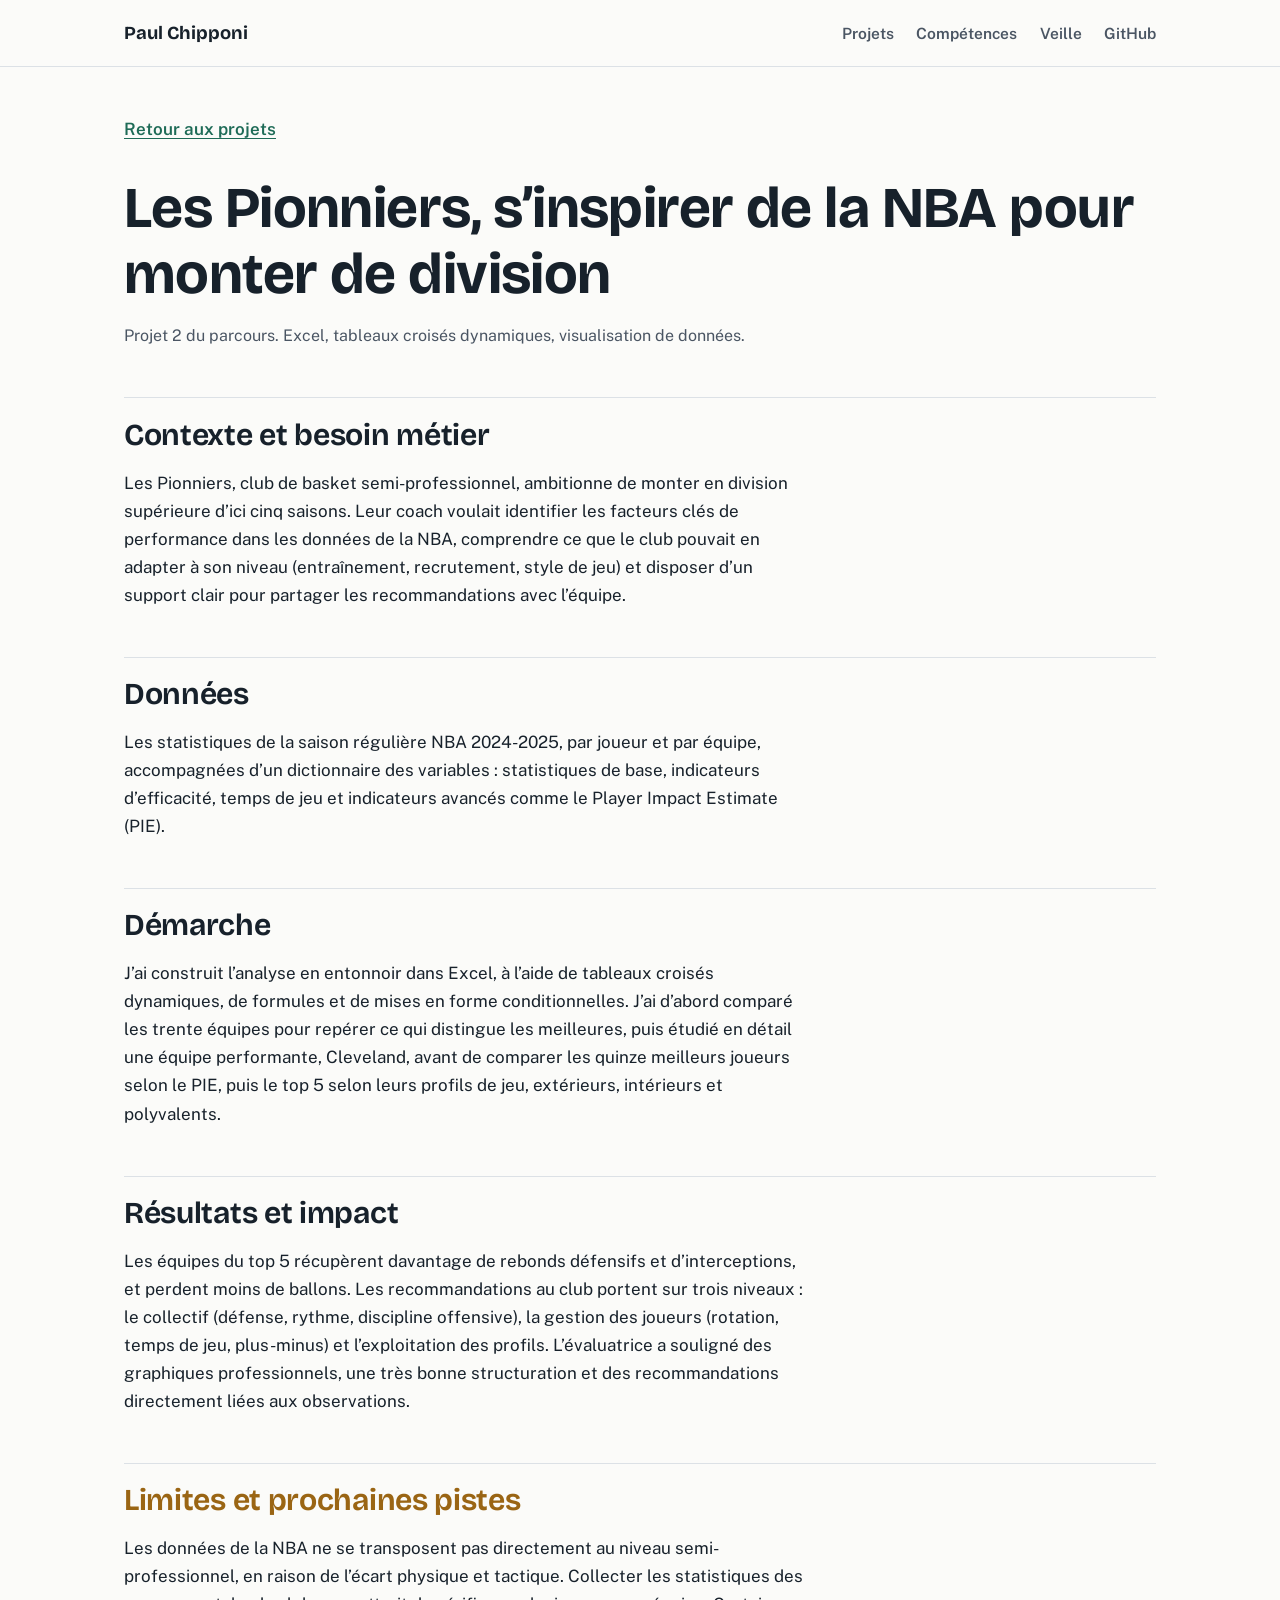
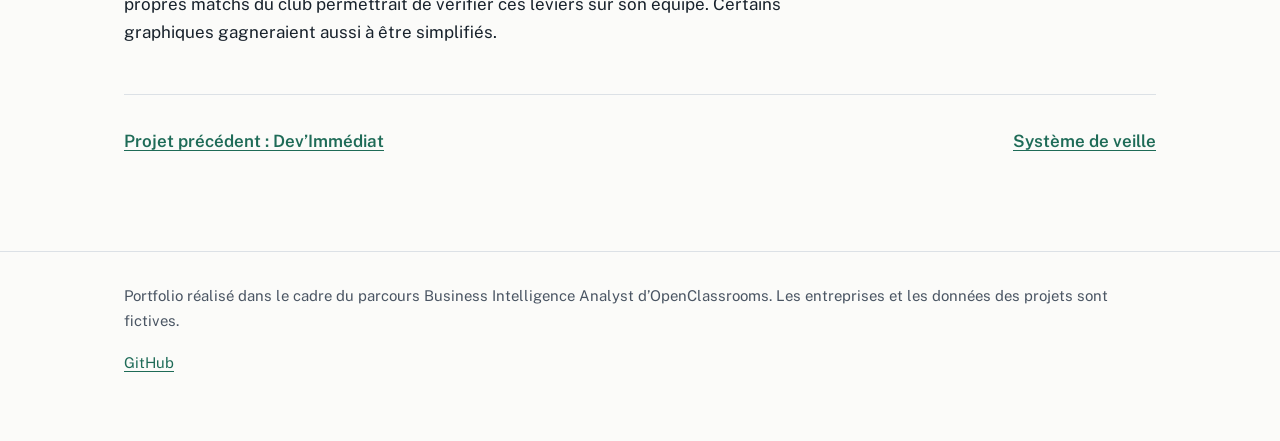
<file: projets/les-pionniers.html>
<!DOCTYPE html>
<html lang="fr">
<head>
<meta charset="utf-8">
<meta name="viewport" content="width=device-width, initial-scale=1">
<title>Les Pionniers, s’inspirer de la NBA pour monter de division – Paul Chipponi</title>
<meta name="description" content="Identifier dans les données NBA les facteurs de performance qu’un club semi-professionnel peut adapter à son niveau.">
<link rel="preconnect" href="https://fonts.googleapis.com"><link rel="preconnect" href="https://fonts.gstatic.com" crossorigin><link href="https://fonts.googleapis.com/css2?family=Bricolage+Grotesque:opsz,wght@12..96,600;12..96,700&family=Public+Sans:wght@400;600&display=swap" rel="stylesheet">
<link rel="stylesheet" href="../assets/style.css">
</head>
<body>
<a class="lien-evitement" href="#contenu">Aller au contenu</a>
<header class="entete"><div class="enveloppe">
<a class="marque" href="../index.html">Paul Chipponi</a>
<nav class="navigation" aria-label="Navigation principale"><a href="../index.html#projets">Projets</a><a href="../index.html#competences">Compétences</a><a href="../veille.html">Veille</a><a href="https://github.com/PaulChipponi">GitHub</a></nav>
</div></header>
<main id="contenu" class="enveloppe">
<article class="article">
<a class="retour" href="../index.html#projets">Retour aux projets</a>
<h1>Les Pionniers, s’inspirer de la NBA pour monter de division</h1>
<p class="chapeau">Projet 2 du parcours. Excel, tableaux croisés dynamiques, visualisation de données.</p>
<h2>Contexte et besoin métier</h2>
<p>Les Pionniers, club de basket semi-professionnel, ambitionne de monter en division supérieure d’ici cinq saisons. Leur coach voulait identifier les facteurs clés de performance dans les données de la NBA, comprendre ce que le club pouvait en adapter à son niveau (entraînement, recrutement, style de jeu) et disposer d’un support clair pour partager les recommandations avec l’équipe.</p>
<h2>Données</h2>
<p>Les statistiques de la saison régulière NBA 2024-2025, par joueur et par équipe, accompagnées d’un dictionnaire des variables : statistiques de base, indicateurs d’efficacité, temps de jeu et indicateurs avancés comme le Player Impact Estimate (PIE).</p>
<h2>Démarche</h2>
<p>J’ai construit l’analyse en entonnoir dans Excel, à l’aide de tableaux croisés dynamiques, de formules et de mises en forme conditionnelles. J’ai d’abord comparé les trente équipes pour repérer ce qui distingue les meilleures, puis étudié en détail une équipe performante, Cleveland, avant de comparer les quinze meilleurs joueurs selon le PIE, puis le top 5 selon leurs profils de jeu, extérieurs, intérieurs et polyvalents.</p>
<h2>Résultats et impact</h2>
<p>Les équipes du top 5 récupèrent davantage de rebonds défensifs et d’interceptions, et perdent moins de ballons. Les recommandations au club portent sur trois niveaux : le collectif (défense, rythme, discipline offensive), la gestion des joueurs (rotation, temps de jeu, plus-minus) et l’exploitation des profils. L’évaluatrice a souligné des graphiques professionnels, une très bonne structuration et des recommandations directement liées aux observations.</p>
<h2 class="limites">Limites et prochaines pistes</h2>
<p>Les données de la NBA ne se transposent pas directement au niveau semi-professionnel, en raison de l’écart physique et tactique. Collecter les statistiques des propres matchs du club permettrait de vérifier ces leviers sur son équipe. Certains graphiques gagneraient aussi à être simplifiés.</p>
<nav class="suite" aria-label="Autres projets"><a href="dev-immediat.html">Projet précédent : Dev’Immédiat</a><a href="../veille.html">Système de veille</a></nav></article>
</main>
<footer class="pied"><div class="enveloppe">
<p>Portfolio réalisé dans le cadre du parcours Business Intelligence Analyst d’OpenClassrooms. Les entreprises et les données des projets sont fictives.</p>
<p><a href="https://github.com/PaulChipponi">GitHub</a></p>
</div></footer>
</body>
</html>
</file>
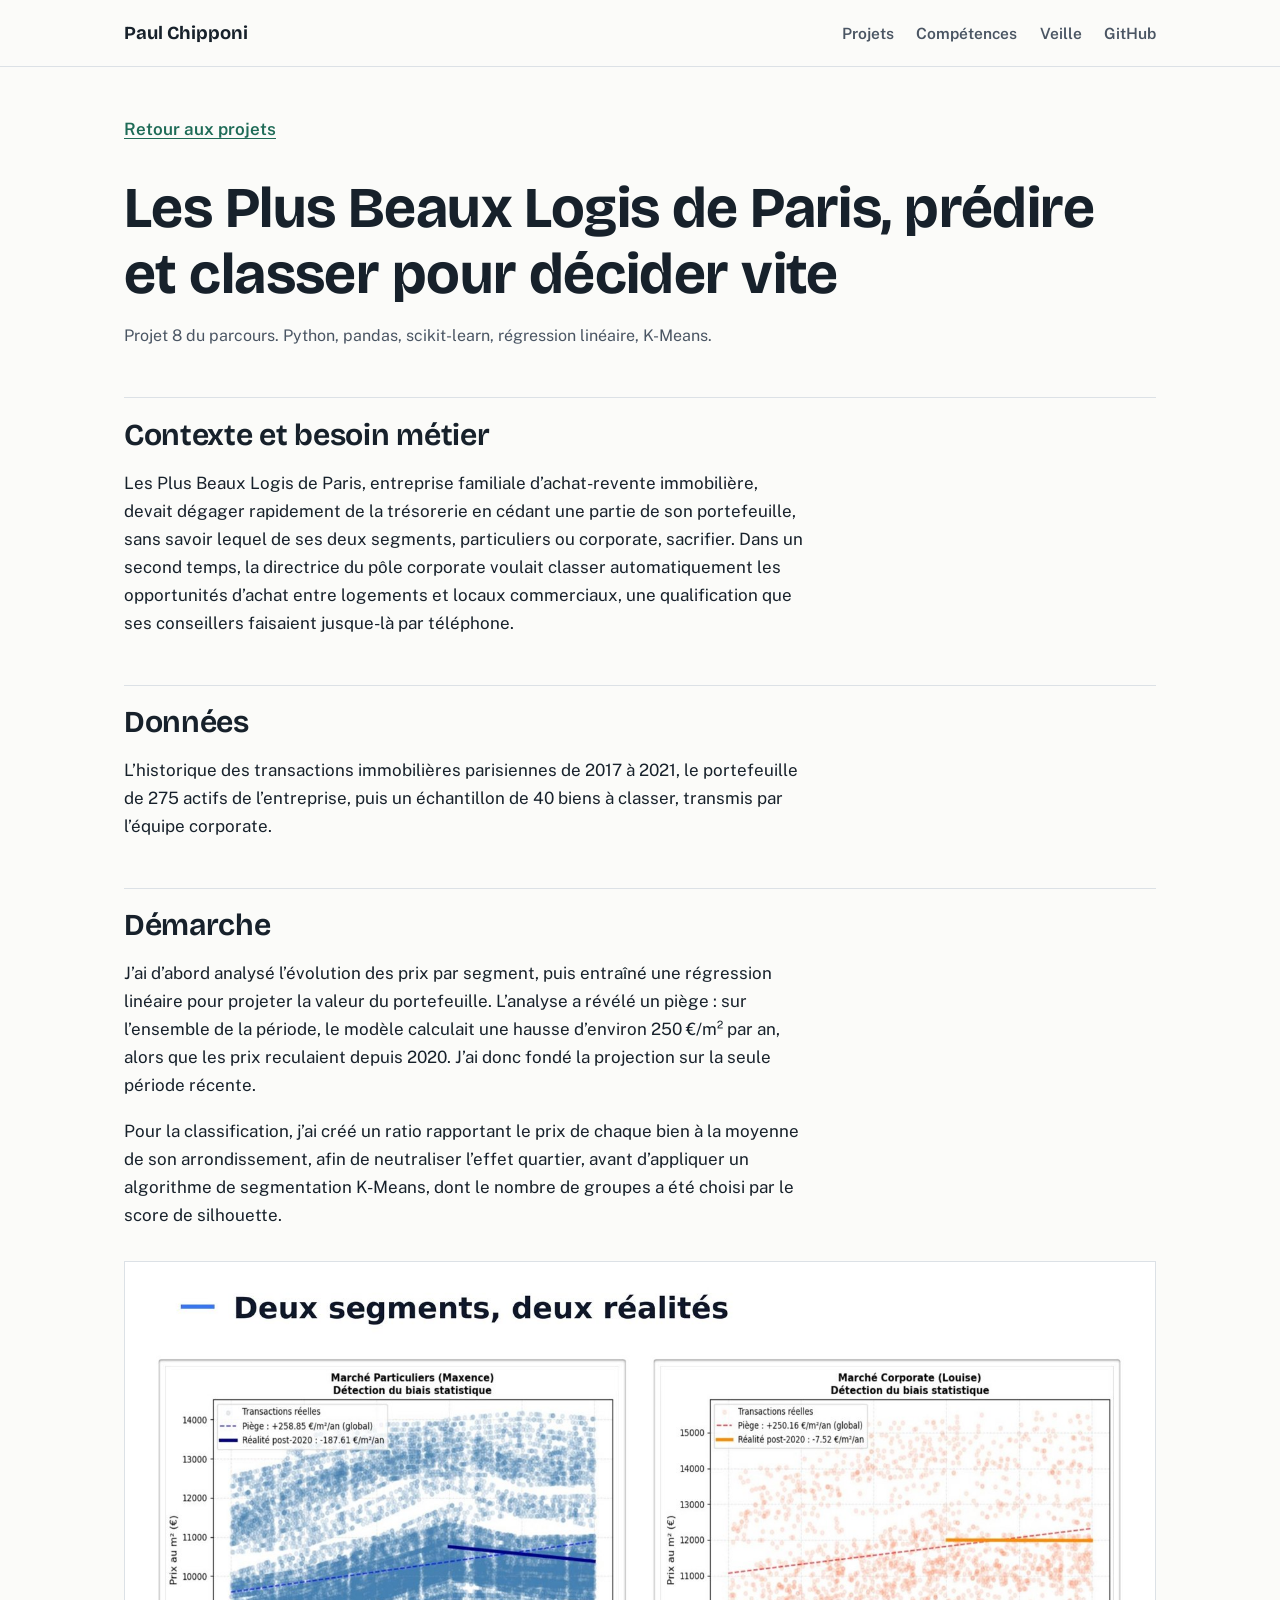
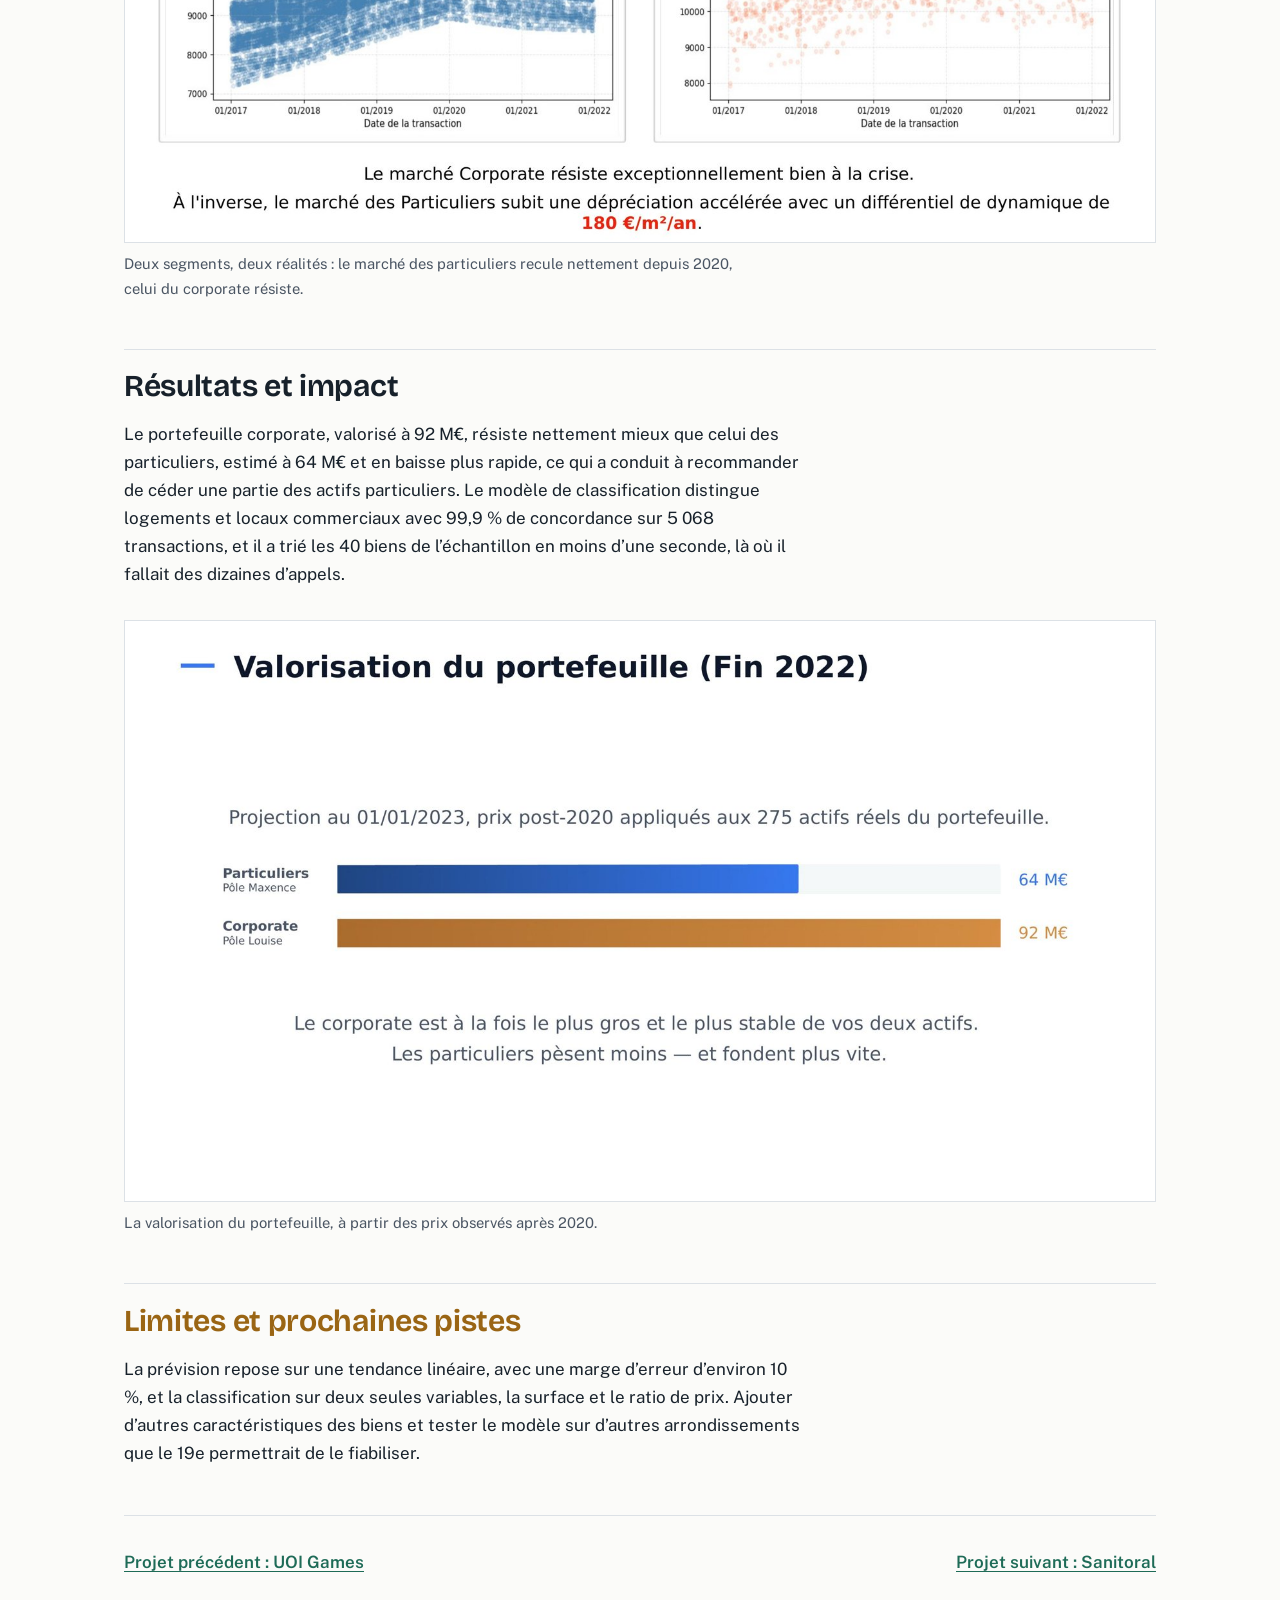
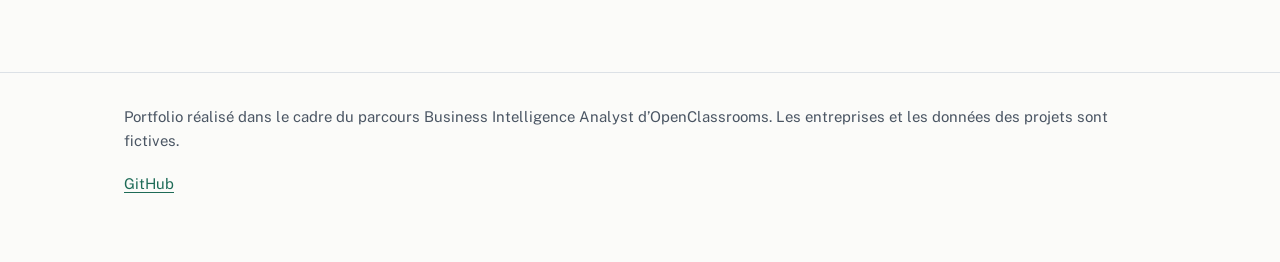
<file: projets/logis-paris.html>
<!DOCTYPE html>
<html lang="fr">
<head>
<meta charset="utf-8">
<meta name="viewport" content="width=device-width, initial-scale=1">
<title>Les Plus Beaux Logis de Paris, prédire et classer pour décider vite – Paul Chipponi</title>
<meta name="description" content="Valoriser un portefeuille immobilier et automatiser le tri des opportunités, en repérant un retournement de marché masqué par la tendance.">
<link rel="preconnect" href="https://fonts.googleapis.com"><link rel="preconnect" href="https://fonts.gstatic.com" crossorigin><link href="https://fonts.googleapis.com/css2?family=Bricolage+Grotesque:opsz,wght@12..96,600;12..96,700&family=Public+Sans:wght@400;600&display=swap" rel="stylesheet">
<link rel="stylesheet" href="../assets/style.css">
</head>
<body>
<a class="lien-evitement" href="#contenu">Aller au contenu</a>
<header class="entete"><div class="enveloppe">
<a class="marque" href="../index.html">Paul Chipponi</a>
<nav class="navigation" aria-label="Navigation principale"><a href="../index.html#projets">Projets</a><a href="../index.html#competences">Compétences</a><a href="../veille.html">Veille</a><a href="https://github.com/PaulChipponi">GitHub</a></nav>
</div></header>
<main id="contenu" class="enveloppe">
<article class="article">
<a class="retour" href="../index.html#projets">Retour aux projets</a>
<h1>Les Plus Beaux Logis de Paris, prédire et classer pour décider vite</h1>
<p class="chapeau">Projet 8 du parcours. Python, pandas, scikit-learn, régression linéaire, K-Means.</p>
<h2>Contexte et besoin métier</h2>
<p>Les Plus Beaux Logis de Paris, entreprise familiale d’achat-revente immobilière, devait dégager rapidement de la trésorerie en cédant une partie de son portefeuille, sans savoir lequel de ses deux segments, particuliers ou corporate, sacrifier. Dans un second temps, la directrice du pôle corporate voulait classer automatiquement les opportunités d’achat entre logements et locaux commerciaux, une qualification que ses conseillers faisaient jusque-là par téléphone.</p>
<h2>Données</h2>
<p>L’historique des transactions immobilières parisiennes de 2017 à 2021, le portefeuille de 275 actifs de l’entreprise, puis un échantillon de 40 biens à classer, transmis par l’équipe corporate.</p>
<h2>Démarche</h2>
<p>J’ai d’abord analysé l’évolution des prix par segment, puis entraîné une régression linéaire pour projeter la valeur du portefeuille. L’analyse a révélé un piège : sur l’ensemble de la période, le modèle calculait une hausse d’environ 250 €/m² par an, alors que les prix reculaient depuis 2020. J’ai donc fondé la projection sur la seule période récente.</p>
<p>Pour la classification, j’ai créé un ratio rapportant le prix de chaque bien à la moyenne de son arrondissement, afin de neutraliser l’effet quartier, avant d’appliquer un algorithme de segmentation K-Means, dont le nombre de groupes a été choisi par le score de silhouette.</p><figure><img src="../assets/img/logis-segments.jpg" alt="Deux graphiques de prix au mètre carré, pour les particuliers et le corporate, avec la tendance recalculée après 2020." loading="lazy" width="1600" height="900"><figcaption>Deux segments, deux réalités : le marché des particuliers recule nettement depuis 2020, celui du corporate résiste.</figcaption></figure>
<h2>Résultats et impact</h2>
<p>Le portefeuille corporate, valorisé à 92 M€, résiste nettement mieux que celui des particuliers, estimé à 64 M€ et en baisse plus rapide, ce qui a conduit à recommander de céder une partie des actifs particuliers. Le modèle de classification distingue logements et locaux commerciaux avec 99,9 % de concordance sur 5 068 transactions, et il a trié les 40 biens de l’échantillon en moins d’une seconde, là où il fallait des dizaines d’appels.</p><figure><img src="../assets/img/logis-valorisation.jpg" alt="Diapositive de valorisation du portefeuille au 1er janvier 2023 : 64 millions d’euros pour les particuliers, 92 millions pour le corporate." loading="lazy" width="1600" height="900"><figcaption>La valorisation du portefeuille, à partir des prix observés après 2020.</figcaption></figure>
<h2 class="limites">Limites et prochaines pistes</h2>
<p>La prévision repose sur une tendance linéaire, avec une marge d’erreur d’environ 10 %, et la classification sur deux seules variables, la surface et le ratio de prix. Ajouter d’autres caractéristiques des biens et tester le modèle sur d’autres arrondissements que le 19e permettrait de le fiabiliser.</p>
<nav class="suite" aria-label="Autres projets"><a href="uoi-games.html">Projet précédent : UOI Games</a><a href="sanitoral.html">Projet suivant : Sanitoral</a></nav></article>
</main>
<footer class="pied"><div class="enveloppe">
<p>Portfolio réalisé dans le cadre du parcours Business Intelligence Analyst d’OpenClassrooms. Les entreprises et les données des projets sont fictives.</p>
<p><a href="https://github.com/PaulChipponi">GitHub</a></p>
</div></footer>
</body>
</html>
</file>
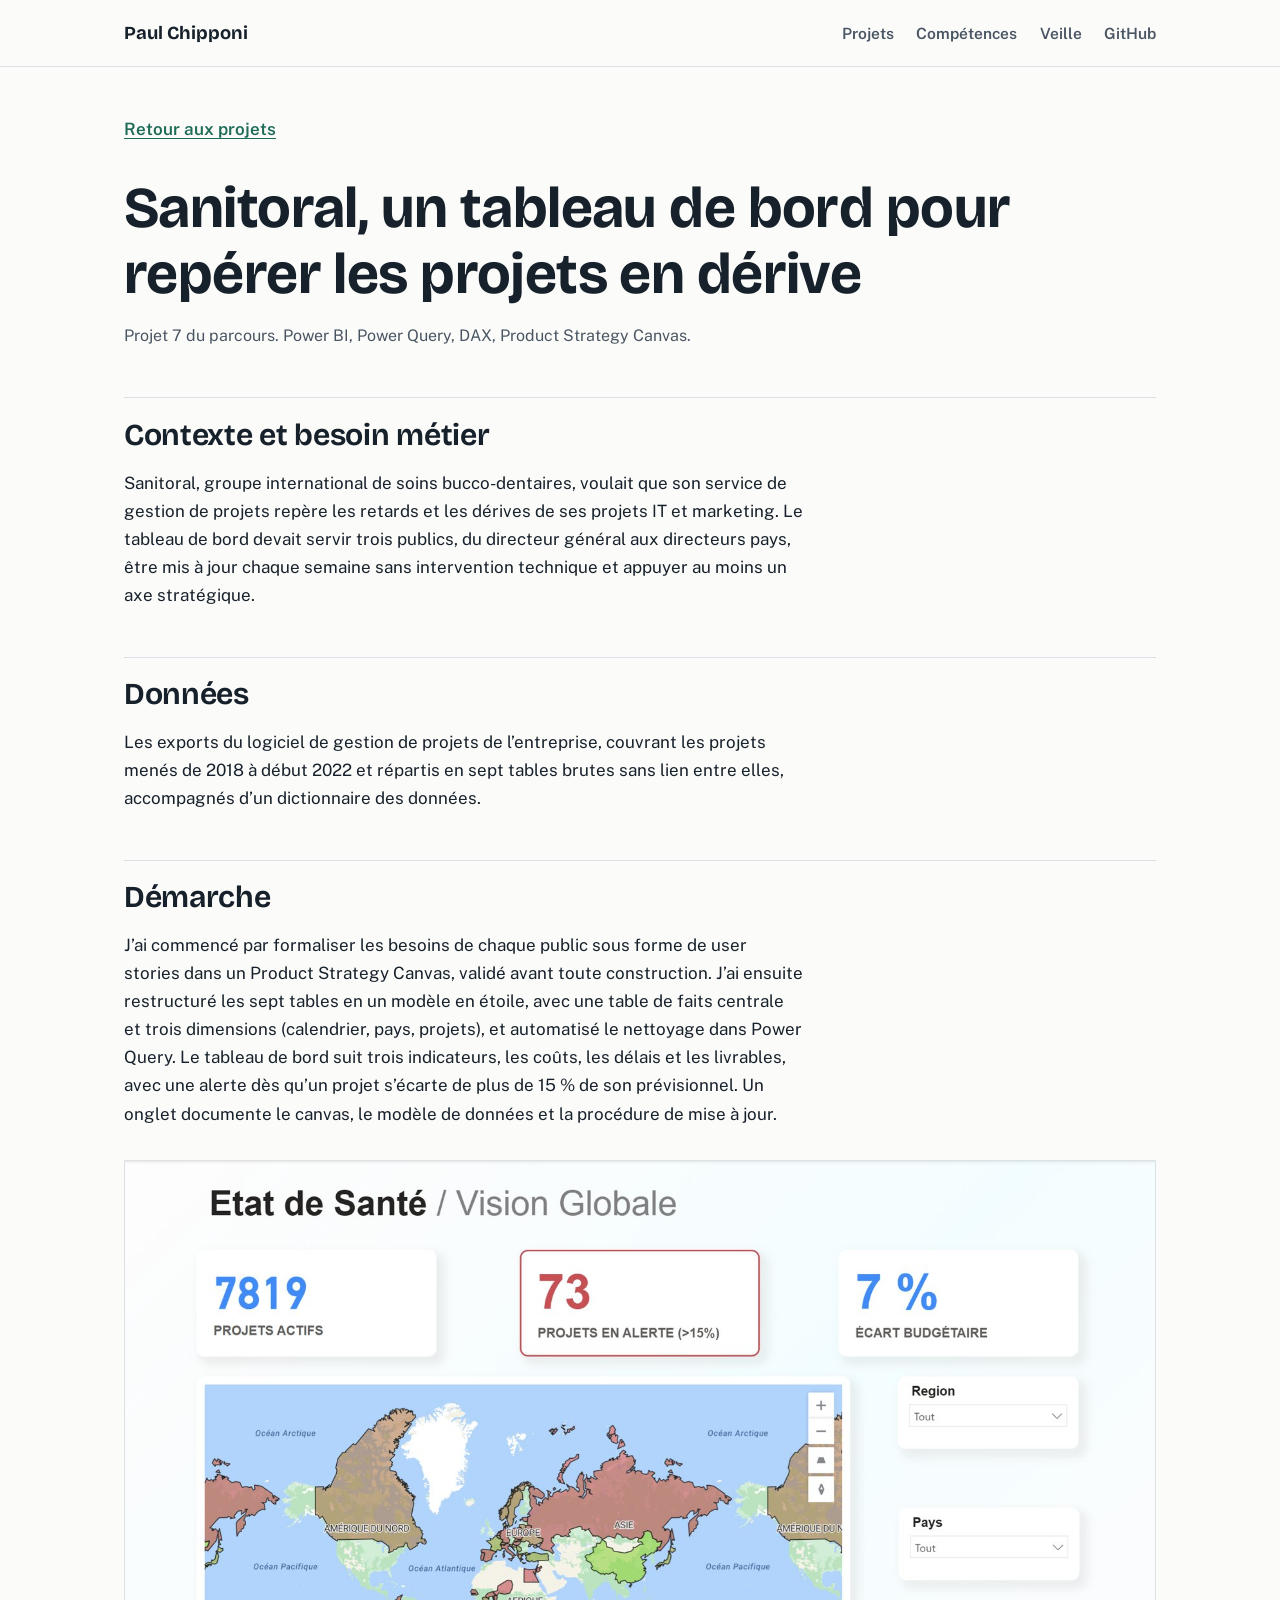
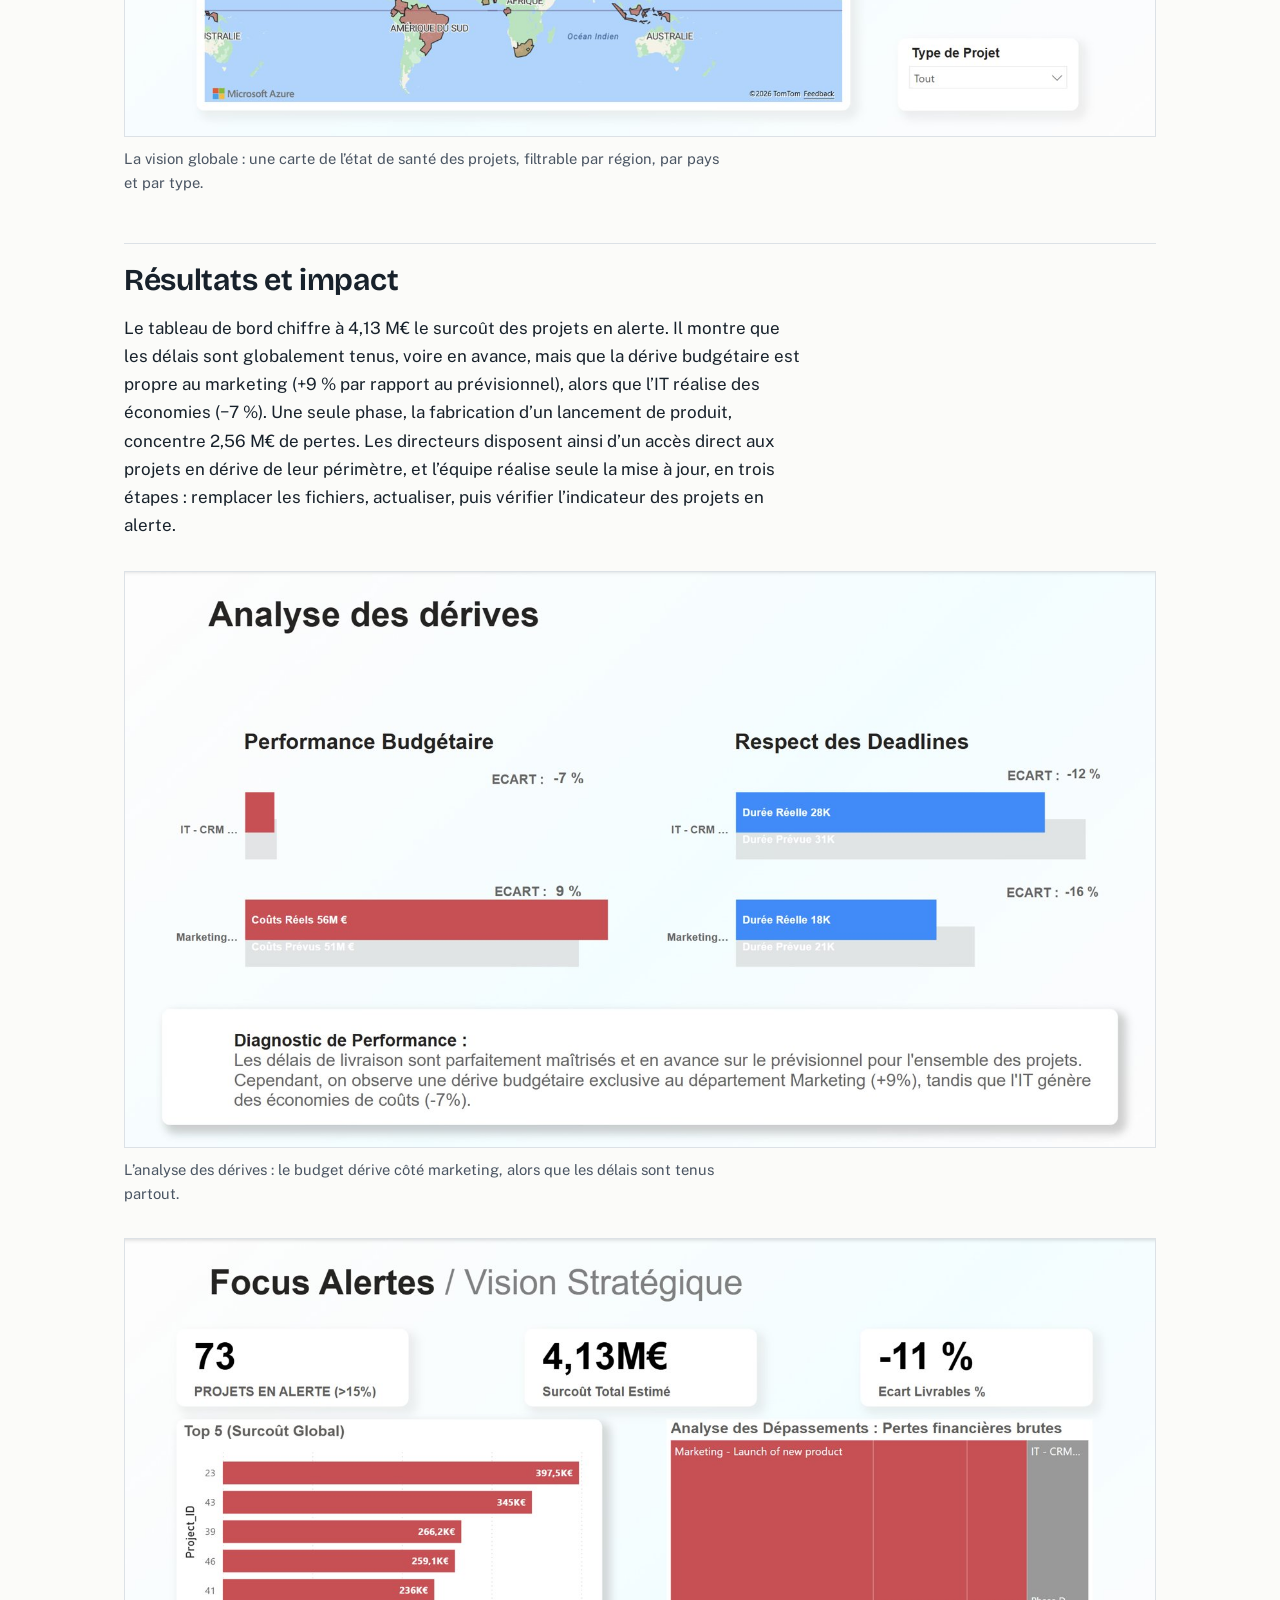
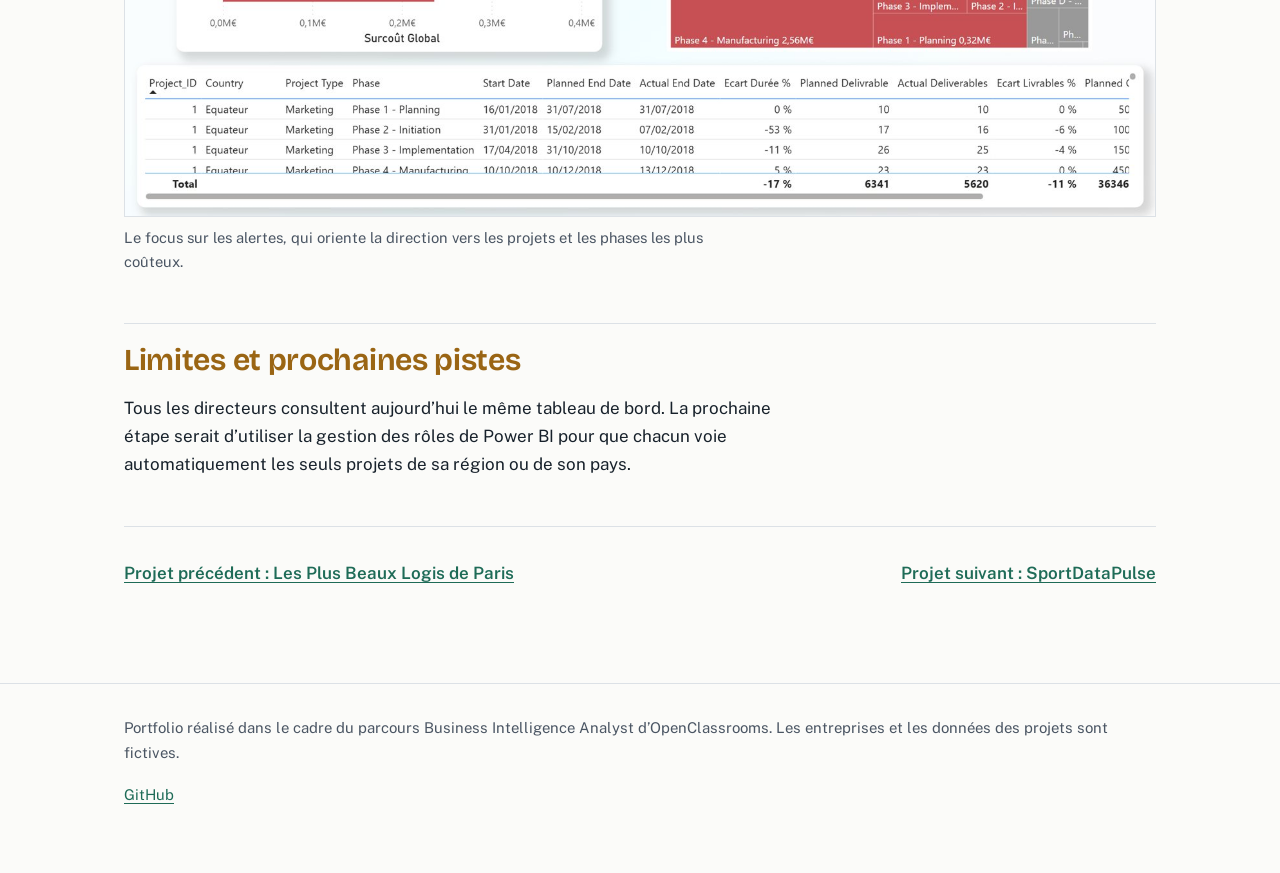
<file: projets/sanitoral.html>
<!DOCTYPE html>
<html lang="fr">
<head>
<meta charset="utf-8">
<meta name="viewport" content="width=device-width, initial-scale=1">
<title>Sanitoral, un tableau de bord pour repérer les projets en dérive – Paul Chipponi</title>
<meta name="description" content="Du cadrage par les user stories au modèle en étoile, un outil que l’équipe met à jour seule chaque semaine.">
<link rel="preconnect" href="https://fonts.googleapis.com"><link rel="preconnect" href="https://fonts.gstatic.com" crossorigin><link href="https://fonts.googleapis.com/css2?family=Bricolage+Grotesque:opsz,wght@12..96,600;12..96,700&family=Public+Sans:wght@400;600&display=swap" rel="stylesheet">
<link rel="stylesheet" href="../assets/style.css">
</head>
<body>
<a class="lien-evitement" href="#contenu">Aller au contenu</a>
<header class="entete"><div class="enveloppe">
<a class="marque" href="../index.html">Paul Chipponi</a>
<nav class="navigation" aria-label="Navigation principale"><a href="../index.html#projets">Projets</a><a href="../index.html#competences">Compétences</a><a href="../veille.html">Veille</a><a href="https://github.com/PaulChipponi">GitHub</a></nav>
</div></header>
<main id="contenu" class="enveloppe">
<article class="article">
<a class="retour" href="../index.html#projets">Retour aux projets</a>
<h1>Sanitoral, un tableau de bord pour repérer les projets en dérive</h1>
<p class="chapeau">Projet 7 du parcours. Power BI, Power Query, DAX, Product Strategy Canvas.</p>
<h2>Contexte et besoin métier</h2>
<p>Sanitoral, groupe international de soins bucco-dentaires, voulait que son service de gestion de projets repère les retards et les dérives de ses projets IT et marketing. Le tableau de bord devait servir trois publics, du directeur général aux directeurs pays, être mis à jour chaque semaine sans intervention technique et appuyer au moins un axe stratégique.</p>
<h2>Données</h2>
<p>Les exports du logiciel de gestion de projets de l’entreprise, couvrant les projets menés de 2018 à début 2022 et répartis en sept tables brutes sans lien entre elles, accompagnés d’un dictionnaire des données.</p>
<h2>Démarche</h2>
<p>J’ai commencé par formaliser les besoins de chaque public sous forme de user stories dans un Product Strategy Canvas, validé avant toute construction. J’ai ensuite restructuré les sept tables en un modèle en étoile, avec une table de faits centrale et trois dimensions (calendrier, pays, projets), et automatisé le nettoyage dans Power Query. Le tableau de bord suit trois indicateurs, les coûts, les délais et les livrables, avec une alerte dès qu’un projet s’écarte de plus de 15 % de son prévisionnel. Un onglet documente le canvas, le modèle de données et la procédure de mise à jour.</p><figure><img src="../assets/img/sanitoral-vision-globale.jpg" alt="Page Vision globale du tableau de bord Sanitoral : indicateurs clés, carte du monde colorée selon l’état de santé des projets et filtres par région, pays et type de projet." loading="lazy" width="1600" height="900"><figcaption>La vision globale : une carte de l’état de santé des projets, filtrable par région, par pays et par type.</figcaption></figure>
<h2>Résultats et impact</h2>
<p>Le tableau de bord chiffre à 4,13 M€ le surcoût des projets en alerte. Il montre que les délais sont globalement tenus, voire en avance, mais que la dérive budgétaire est propre au marketing (+9 % par rapport au prévisionnel), alors que l’IT réalise des économies (−7 %). Une seule phase, la fabrication d’un lancement de produit, concentre 2,56 M€ de pertes. Les directeurs disposent ainsi d’un accès direct aux projets en dérive de leur périmètre, et l’équipe réalise seule la mise à jour, en trois étapes : remplacer les fichiers, actualiser, puis vérifier l’indicateur des projets en alerte.</p><figure><img src="../assets/img/sanitoral-derives.jpg" alt="Page Analyse des dérives : performance budgétaire et respect des délais par type de projet, avec un diagnostic rédigé." loading="lazy" width="1600" height="900"><figcaption>L’analyse des dérives : le budget dérive côté marketing, alors que les délais sont tenus partout.</figcaption></figure><figure><img src="../assets/img/sanitoral-alertes.jpg" alt="Page Focus alertes : surcoût total estimé de 4,13 millions d’euros, top 5 des projets par surcoût et répartition des pertes par phase." loading="lazy" width="1600" height="900"><figcaption>Le focus sur les alertes, qui oriente la direction vers les projets et les phases les plus coûteux.</figcaption></figure>
<h2 class="limites">Limites et prochaines pistes</h2>
<p>Tous les directeurs consultent aujourd’hui le même tableau de bord. La prochaine étape serait d’utiliser la gestion des rôles de Power BI pour que chacun voie automatiquement les seuls projets de sa région ou de son pays.</p>
<nav class="suite" aria-label="Autres projets"><a href="logis-paris.html">Projet précédent : Les Plus Beaux Logis de Paris</a><a href="sportdatapulse.html">Projet suivant : SportDataPulse</a></nav></article>
</main>
<footer class="pied"><div class="enveloppe">
<p>Portfolio réalisé dans le cadre du parcours Business Intelligence Analyst d’OpenClassrooms. Les entreprises et les données des projets sont fictives.</p>
<p><a href="https://github.com/PaulChipponi">GitHub</a></p>
</div></footer>
</body>
</html>
</file>
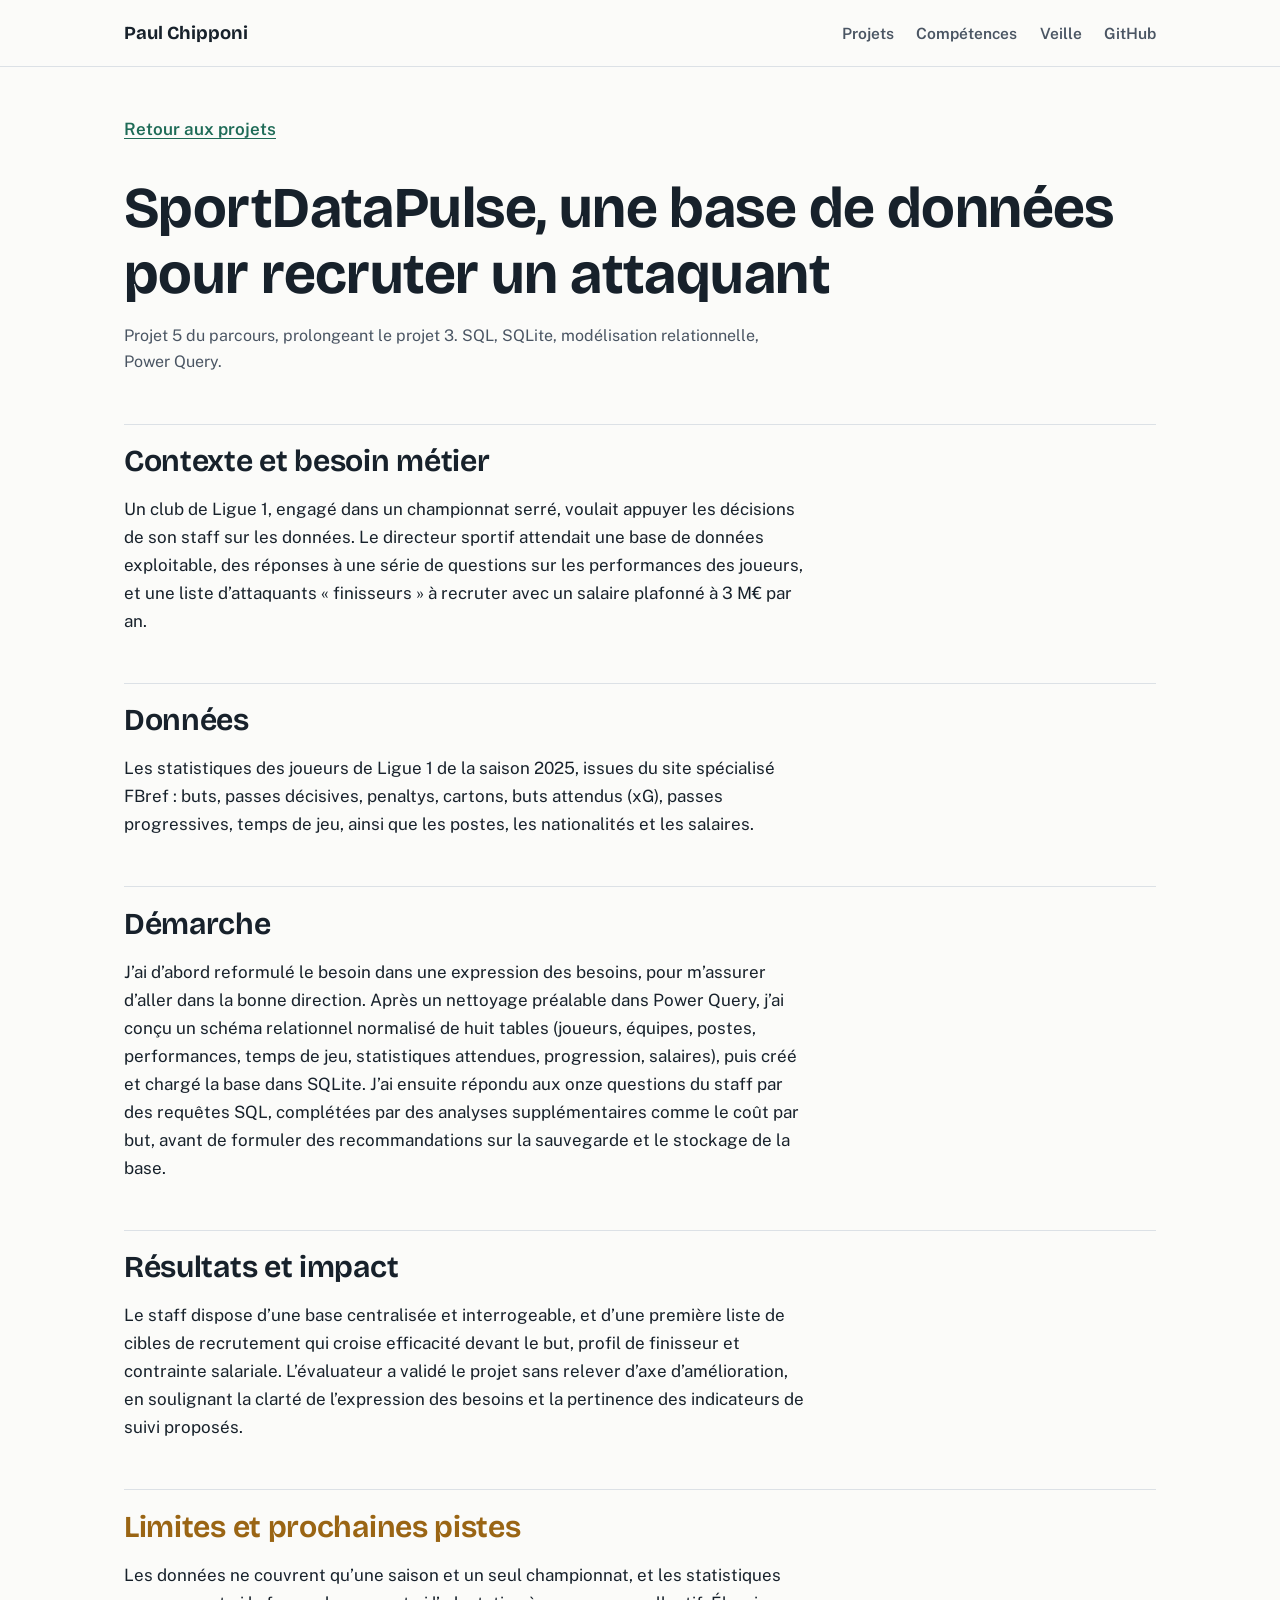
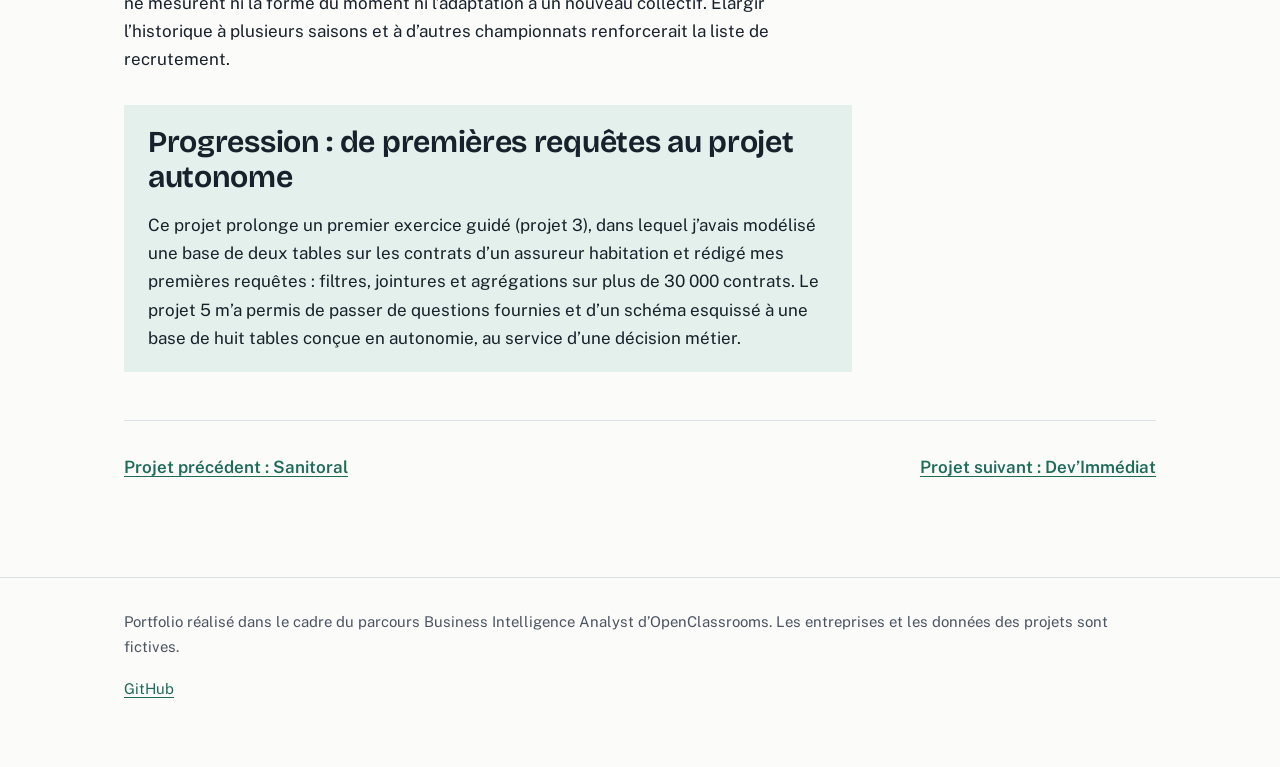
<file: projets/sportdatapulse.html>
<!DOCTYPE html>
<html lang="fr">
<head>
<meta charset="utf-8">
<meta name="viewport" content="width=device-width, initial-scale=1">
<title>SportDataPulse, une base de données pour recruter un attaquant – Paul Chipponi</title>
<meta name="description" content="Une base de huit tables conçue en autonomie pour aider un club de Ligue 1 à recruter sous contrainte salariale.">
<link rel="preconnect" href="https://fonts.googleapis.com"><link rel="preconnect" href="https://fonts.gstatic.com" crossorigin><link href="https://fonts.googleapis.com/css2?family=Bricolage+Grotesque:opsz,wght@12..96,600;12..96,700&family=Public+Sans:wght@400;600&display=swap" rel="stylesheet">
<link rel="stylesheet" href="../assets/style.css">
</head>
<body>
<a class="lien-evitement" href="#contenu">Aller au contenu</a>
<header class="entete"><div class="enveloppe">
<a class="marque" href="../index.html">Paul Chipponi</a>
<nav class="navigation" aria-label="Navigation principale"><a href="../index.html#projets">Projets</a><a href="../index.html#competences">Compétences</a><a href="../veille.html">Veille</a><a href="https://github.com/PaulChipponi">GitHub</a></nav>
</div></header>
<main id="contenu" class="enveloppe">
<article class="article">
<a class="retour" href="../index.html#projets">Retour aux projets</a>
<h1>SportDataPulse, une base de données pour recruter un attaquant</h1>
<p class="chapeau">Projet 5 du parcours, prolongeant le projet 3. SQL, SQLite, modélisation relationnelle, Power Query.</p>
<h2>Contexte et besoin métier</h2>
<p>Un club de Ligue 1, engagé dans un championnat serré, voulait appuyer les décisions de son staff sur les données. Le directeur sportif attendait une base de données exploitable, des réponses à une série de questions sur les performances des joueurs, et une liste d’attaquants « finisseurs » à recruter avec un salaire plafonné à 3 M€ par an.</p>
<h2>Données</h2>
<p>Les statistiques des joueurs de Ligue 1 de la saison 2025, issues du site spécialisé FBref : buts, passes décisives, penaltys, cartons, buts attendus (xG), passes progressives, temps de jeu, ainsi que les postes, les nationalités et les salaires.</p>
<h2>Démarche</h2>
<p>J’ai d’abord reformulé le besoin dans une expression des besoins, pour m’assurer d’aller dans la bonne direction. Après un nettoyage préalable dans Power Query, j’ai conçu un schéma relationnel normalisé de huit tables (joueurs, équipes, postes, performances, temps de jeu, statistiques attendues, progression, salaires), puis créé et chargé la base dans SQLite. J’ai ensuite répondu aux onze questions du staff par des requêtes SQL, complétées par des analyses supplémentaires comme le coût par but, avant de formuler des recommandations sur la sauvegarde et le stockage de la base.</p>
<h2>Résultats et impact</h2>
<p>Le staff dispose d’une base centralisée et interrogeable, et d’une première liste de cibles de recrutement qui croise efficacité devant le but, profil de finisseur et contrainte salariale. L’évaluateur a validé le projet sans relever d’axe d’amélioration, en soulignant la clarté de l’expression des besoins et la pertinence des indicateurs de suivi proposés.</p>
<h2 class="limites">Limites et prochaines pistes</h2>
<p>Les données ne couvrent qu’une saison et un seul championnat, et les statistiques ne mesurent ni la forme du moment ni l’adaptation à un nouveau collectif. Élargir l’historique à plusieurs saisons et à d’autres championnats renforcerait la liste de recrutement.</p>
<aside class="encadre"><h2>Progression : de premières requêtes au projet autonome</h2><p>Ce projet prolonge un premier exercice guidé (projet 3), dans lequel j’avais modélisé une base de deux tables sur les contrats d’un assureur habitation et rédigé mes premières requêtes : filtres, jointures et agrégations sur plus de 30 000 contrats. Le projet 5 m’a permis de passer de questions fournies et d’un schéma esquissé à une base de huit tables conçue en autonomie, au service d’une décision métier.</p></aside>
<nav class="suite" aria-label="Autres projets"><a href="sanitoral.html">Projet précédent : Sanitoral</a><a href="dev-immediat.html">Projet suivant : Dev’Immédiat</a></nav></article>
</main>
<footer class="pied"><div class="enveloppe">
<p>Portfolio réalisé dans le cadre du parcours Business Intelligence Analyst d’OpenClassrooms. Les entreprises et les données des projets sont fictives.</p>
<p><a href="https://github.com/PaulChipponi">GitHub</a></p>
</div></footer>
</body>
</html>
</file>
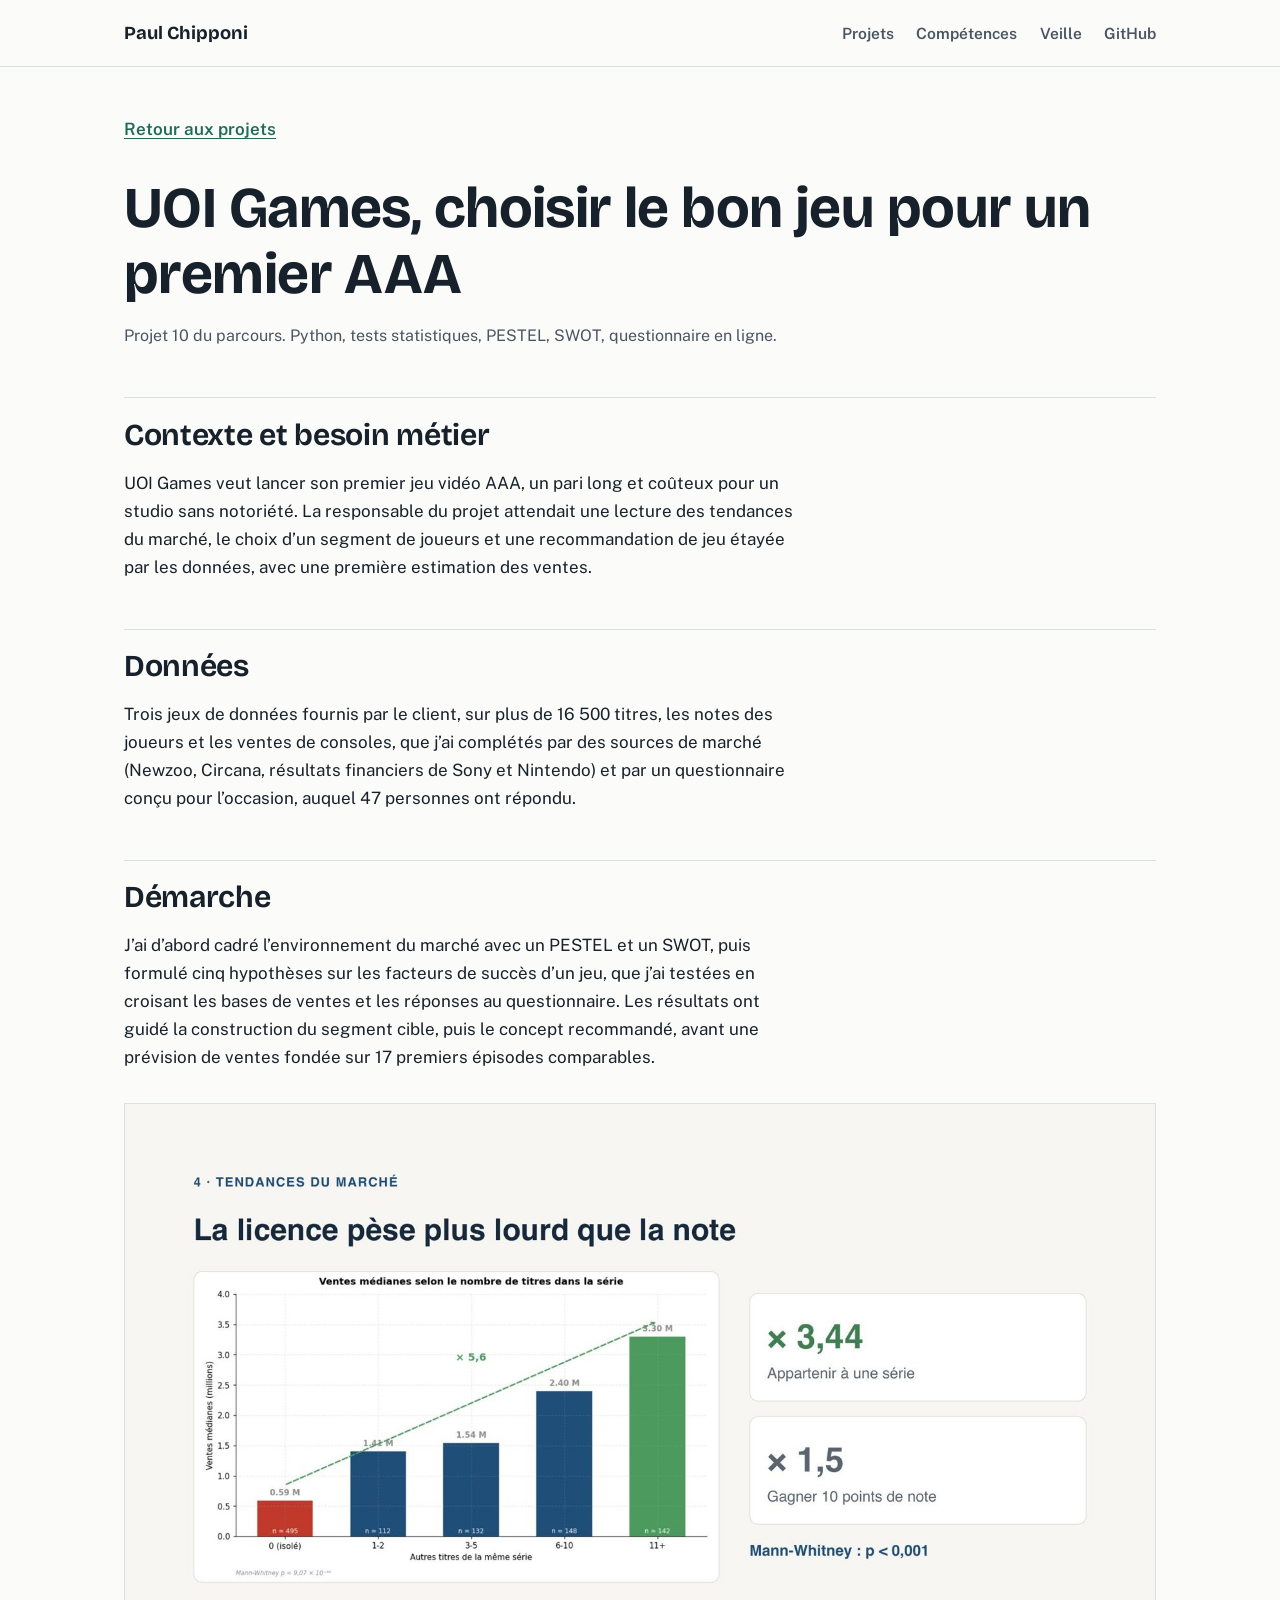
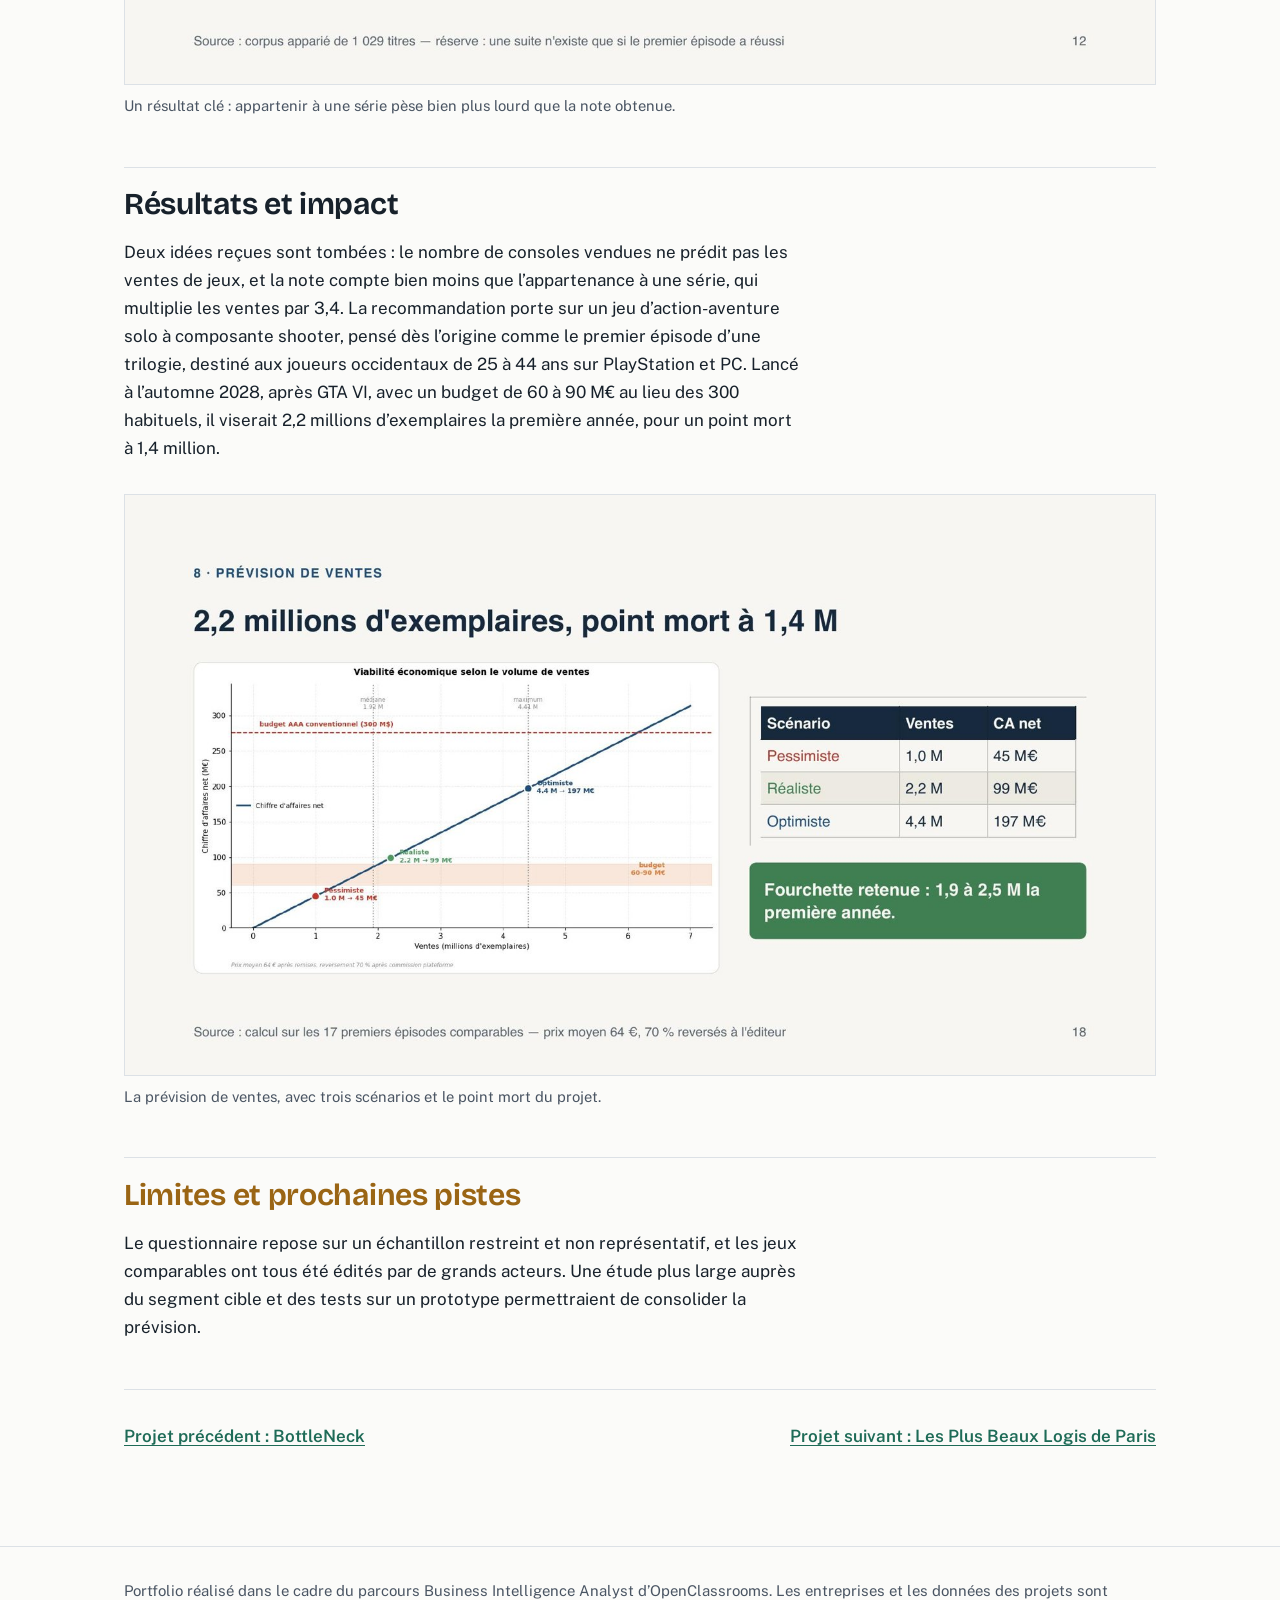
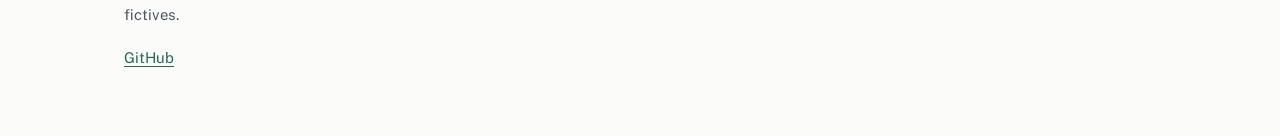
<file: projets/uoi-games.html>
<!DOCTYPE html>
<html lang="fr">
<head>
<meta charset="utf-8">
<meta name="viewport" content="width=device-width, initial-scale=1">
<title>UOI Games, choisir le bon jeu pour un premier AAA – Paul Chipponi</title>
<meta name="description" content="Une recommandation de jeu vidéo de bout en bout, de l’étude de marché à la prévision de ventes.">
<link rel="preconnect" href="https://fonts.googleapis.com"><link rel="preconnect" href="https://fonts.gstatic.com" crossorigin><link href="https://fonts.googleapis.com/css2?family=Bricolage+Grotesque:opsz,wght@12..96,600;12..96,700&family=Public+Sans:wght@400;600&display=swap" rel="stylesheet">
<link rel="stylesheet" href="../assets/style.css">
</head>
<body>
<a class="lien-evitement" href="#contenu">Aller au contenu</a>
<header class="entete"><div class="enveloppe">
<a class="marque" href="../index.html">Paul Chipponi</a>
<nav class="navigation" aria-label="Navigation principale"><a href="../index.html#projets">Projets</a><a href="../index.html#competences">Compétences</a><a href="../veille.html">Veille</a><a href="https://github.com/PaulChipponi">GitHub</a></nav>
</div></header>
<main id="contenu" class="enveloppe">
<article class="article">
<a class="retour" href="../index.html#projets">Retour aux projets</a>
<h1>UOI Games, choisir le bon jeu pour un premier AAA</h1>
<p class="chapeau">Projet 10 du parcours. Python, tests statistiques, PESTEL, SWOT, questionnaire en ligne.</p>
<h2>Contexte et besoin métier</h2>
<p>UOI Games veut lancer son premier jeu vidéo AAA, un pari long et coûteux pour un studio sans notoriété. La responsable du projet attendait une lecture des tendances du marché, le choix d’un segment de joueurs et une recommandation de jeu étayée par les données, avec une première estimation des ventes.</p>
<h2>Données</h2>
<p>Trois jeux de données fournis par le client, sur plus de 16 500 titres, les notes des joueurs et les ventes de consoles, que j’ai complétés par des sources de marché (Newzoo, Circana, résultats financiers de Sony et Nintendo) et par un questionnaire conçu pour l’occasion, auquel 47 personnes ont répondu.</p>
<h2>Démarche</h2>
<p>J’ai d’abord cadré l’environnement du marché avec un PESTEL et un SWOT, puis formulé cinq hypothèses sur les facteurs de succès d’un jeu, que j’ai testées en croisant les bases de ventes et les réponses au questionnaire. Les résultats ont guidé la construction du segment cible, puis le concept recommandé, avant une prévision de ventes fondée sur 17 premiers épisodes comparables.</p><figure><img src="../assets/img/uoi-licence.jpg" alt="Diapositive montrant que l’appartenance à une série multiplie les ventes médianes par 3,44, contre 1,5 pour dix points de note gagnés." loading="lazy" width="1600" height="900"><figcaption>Un résultat clé : appartenir à une série pèse bien plus lourd que la note obtenue.</figcaption></figure>
<h2>Résultats et impact</h2>
<p>Deux idées reçues sont tombées : le nombre de consoles vendues ne prédit pas les ventes de jeux, et la note compte bien moins que l’appartenance à une série, qui multiplie les ventes par 3,4. La recommandation porte sur un jeu d’action-aventure solo à composante shooter, pensé dès l’origine comme le premier épisode d’une trilogie, destiné aux joueurs occidentaux de 25 à 44 ans sur PlayStation et PC. Lancé à l’automne 2028, après GTA VI, avec un budget de 60 à 90 M€ au lieu des 300 habituels, il viserait 2,2 millions d’exemplaires la première année, pour un point mort à 1,4 million.</p><figure><img src="../assets/img/uoi-prevision.jpg" alt="Diapositive de prévision : 2,2 millions d’exemplaires dans le scénario réaliste, entre 1 et 4,4 millions selon les scénarios, pour un point mort à 1,4 million." loading="lazy" width="1600" height="900"><figcaption>La prévision de ventes, avec trois scénarios et le point mort du projet.</figcaption></figure>
<h2 class="limites">Limites et prochaines pistes</h2>
<p>Le questionnaire repose sur un échantillon restreint et non représentatif, et les jeux comparables ont tous été édités par de grands acteurs. Une étude plus large auprès du segment cible et des tests sur un prototype permettraient de consolider la prévision.</p>
<nav class="suite" aria-label="Autres projets"><a href="bottleneck.html">Projet précédent : BottleNeck</a><a href="logis-paris.html">Projet suivant : Les Plus Beaux Logis de Paris</a></nav></article>
</main>
<footer class="pied"><div class="enveloppe">
<p>Portfolio réalisé dans le cadre du parcours Business Intelligence Analyst d’OpenClassrooms. Les entreprises et les données des projets sont fictives.</p>
<p><a href="https://github.com/PaulChipponi">GitHub</a></p>
</div></footer>
</body>
</html>
</file>
<file: assets/style.css>
:root {
  --papier: #fbfbf9;
  --encre: #17212b;
  --gris: #4a5563;
  --trait: #dce1e6;
  --surface: #ffffff;
  --gazon: #1e6b57;
  --gazon-clair: #e3f0eb;
  --alerte: #9a6514;
  --mesure: 68ch;
  color-scheme: light;
}
@media (prefers-color-scheme: dark) {
  :root {
    --papier: #12181f;
    --encre: #e8ecef;
    --gris: #a9b3be;
    --trait: #2a333d;
    --surface: #182029;
    --gazon: #6cc3a6;
    --gazon-clair: #1c3029;
    --alerte: #e0a84a;
    color-scheme: dark;
  }
}
* { box-sizing: border-box; }
html { -webkit-text-size-adjust: 100%; }
body {
  margin: 0;
  background: var(--papier);
  color: var(--encre);
  font-family: "Public Sans", "Segoe UI", Helvetica, Arial, sans-serif;
  font-size: 1.0625rem;
  line-height: 1.65;
}
img { max-width: 100%; height: auto; display: block; }
a { color: var(--gazon); text-underline-offset: 0.18em; }
a:hover { text-decoration-thickness: 2px; }
:focus-visible { outline: 3px solid var(--gazon); outline-offset: 3px; border-radius: 2px; }
.lien-evitement { position: absolute; left: -999px; }
.lien-evitement:focus { left: 1rem; top: 1rem; background: var(--surface); padding: 0.5rem 1rem; z-index: 10; }
.sr { position: absolute; width: 1px; height: 1px; overflow: hidden; clip: rect(0 0 0 0); white-space: nowrap; }

h1, h2, h3 { font-family: "Bricolage Grotesque", "Avenir Next", "Segoe UI", sans-serif; line-height: 1.15; letter-spacing: -0.01em; }
h1 { font-size: clamp(2.2rem, 5vw, 3.6rem); font-weight: 700; margin: 0 0 1rem; }
h2 { font-size: clamp(1.45rem, 2.6vw, 1.9rem); font-weight: 650; margin: 3rem 0 1rem; }
h3 { font-size: 1.2rem; font-weight: 650; margin: 0 0 0.35rem; }
p { margin: 0 0 1.1rem; max-width: var(--mesure); }

.enveloppe { max-width: 1080px; margin: 0 auto; padding: 0 1.5rem; }
.entete { border-bottom: 1px solid var(--trait); }
.entete .enveloppe { display: flex; flex-wrap: wrap; gap: 0.5rem 2rem; align-items: baseline; justify-content: space-between; padding-top: 1.1rem; padding-bottom: 1.1rem; }
.marque { font-family: "Bricolage Grotesque", sans-serif; font-weight: 700; font-size: 1.15rem; color: var(--encre); text-decoration: none; }
.navigation { display: flex; flex-wrap: wrap; gap: 1.4rem; }
.navigation a { color: var(--gris); text-decoration: none; font-weight: 600; font-size: 0.97rem; }
.navigation a:hover, .navigation a[aria-current="page"] { color: var(--encre); text-decoration: underline; }

.accroche { padding: 4.5rem 0 3rem; }
.accroche .poste { color: var(--gazon); font-weight: 600; font-size: 1.15rem; margin-bottom: 1.4rem; }
.accroche p { font-size: 1.12rem; }

/* La matrice des compétences : l'élément marquant du site */
.matrice-cadre { position: relative; overflow-x: auto; margin: 1.2rem 0 0.6rem; border: 1px solid var(--trait); background: var(--surface); }
.matrice { border-collapse: collapse; width: 100%; min-width: 760px; font-size: 0.95rem; }
.matrice th, .matrice td { padding: 0.7rem 0.6rem; border-bottom: 1px solid var(--trait); }
.matrice thead th { font-family: "Bricolage Grotesque", sans-serif; font-weight: 650; text-align: center; vertical-align: bottom; }
.matrice thead th:first-child, .matrice tbody th { text-align: left; }
.matrice tbody th a { color: var(--encre); font-weight: 600; text-decoration: none; }
.matrice tbody th a:hover { text-decoration: underline; }
.matrice td { text-align: center; }
.matrice td.oui::before { content: ""; display: inline-block; width: 0.95rem; height: 0.95rem; background: var(--gazon); border-radius: 3px; vertical-align: middle; }
.matrice tbody tr:last-child th, .matrice tbody tr:last-child td { border-bottom: 0; }
.note { color: var(--gris); font-size: 0.93rem; }

.projets { list-style: none; margin: 1.5rem 0 0; padding: 0; border-top: 1px solid var(--trait); }
.projets li { display: grid; grid-template-columns: minmax(0, 1fr) minmax(0, 1.25fr); gap: 0.4rem 2.5rem; padding: 1.6rem 0; border-bottom: 1px solid var(--trait); }
.projets .outils { color: var(--gris); font-size: 0.93rem; margin: 0.2rem 0 0; }
.projets p { margin: 0; }
.projets h3 a { color: var(--encre); text-decoration: none; }
.projets h3 a:hover { text-decoration: underline; }
.projets li.vedette { grid-template-columns: 1fr; }
.projets li.vedette img { border: 1px solid var(--trait); margin-top: 1rem; }

.article { padding: 3rem 0 2rem; }
.retour { display: inline-block; margin-bottom: 2rem; font-weight: 600; }
.chapeau { color: var(--gris); font-size: 1rem; margin-bottom: 2rem; }
.article h2 { padding-top: 1.2rem; border-top: 1px solid var(--trait); }
.article h2.limites { color: var(--alerte); }
figure { margin: 2rem 0; }
figure img { border: 1px solid var(--trait); }
figcaption { color: var(--gris); font-size: 0.92rem; margin-top: 0.6rem; max-width: var(--mesure); }
.encadre { background: var(--gazon-clair); padding: 1.3rem 1.5rem; margin: 2rem 0; max-width: calc(var(--mesure) + 3rem); }
.encadre h2, .encadre h3 { margin-top: 0; padding-top: 0; border-top: 0; }
.encadre p:last-child { margin-bottom: 0; }
.suite { display: flex; flex-wrap: wrap; justify-content: space-between; gap: 1rem; padding: 2rem 0 0; margin-top: 3rem; border-top: 1px solid var(--trait); font-weight: 600; }

.tableau-cadre { position: relative; overflow-x: auto; margin: 1rem 0 1.5rem; }
.tableau { border-collapse: collapse; width: 100%; min-width: 620px; font-size: 0.95rem; }
.tableau th, .tableau td { text-align: left; padding: 0.6rem 0.7rem; border-bottom: 1px solid var(--trait); vertical-align: top; }
.tableau thead th { font-family: "Bricolage Grotesque", sans-serif; font-weight: 650; border-bottom: 2px solid var(--encre); }

.pied { border-top: 1px solid var(--trait); margin-top: 4rem; padding: 2rem 0 3rem; color: var(--gris); font-size: 0.93rem; }
.pied p { max-width: none; }

@media (max-width: 720px) {
  body { font-size: 1rem; }
  .accroche { padding-top: 2.5rem; }
  .projets li { grid-template-columns: 1fr; }
}
@media print {
  .entete, .pied, .suite, .retour, .lien-evitement { display: none; }
  body { background: #fff; color: #000; font-size: 11pt; }
  a { color: #000; }
  .article h2 { break-after: avoid; }
  figure { break-inside: avoid; }
}
</file>
